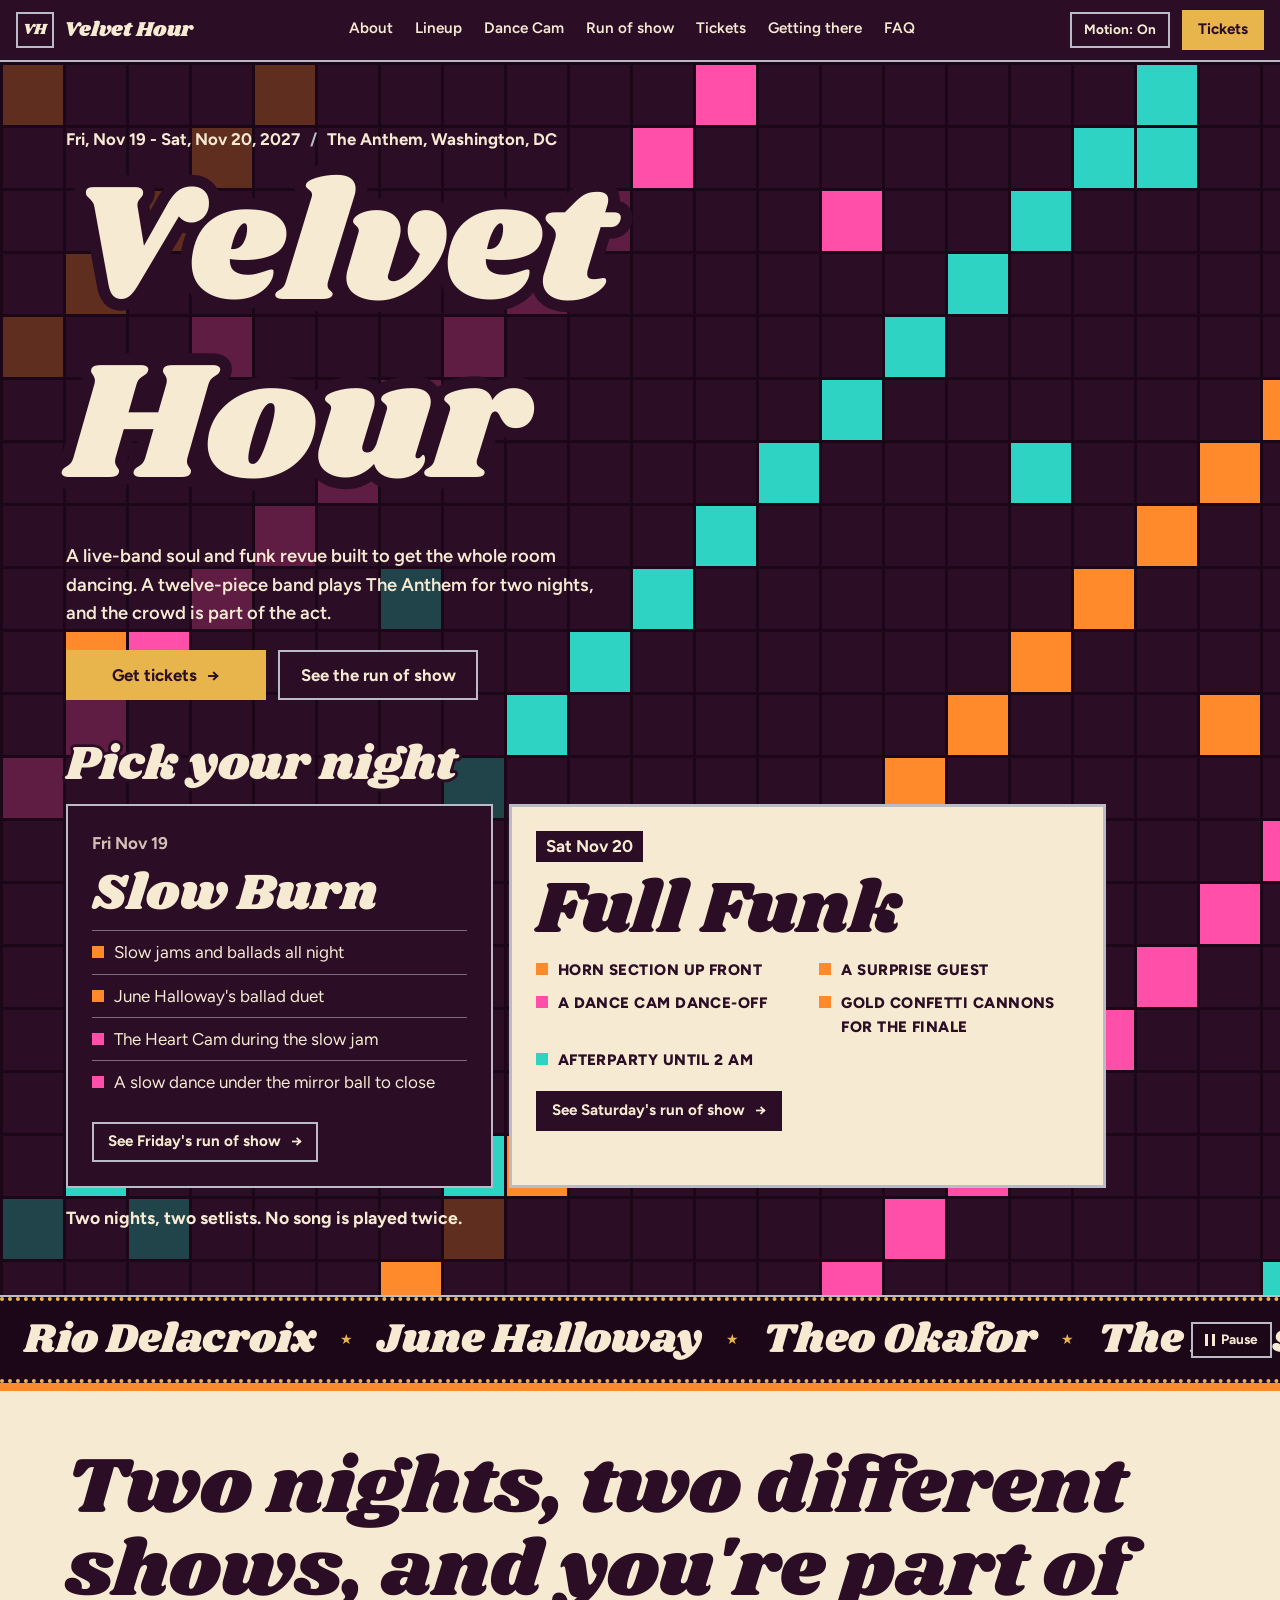
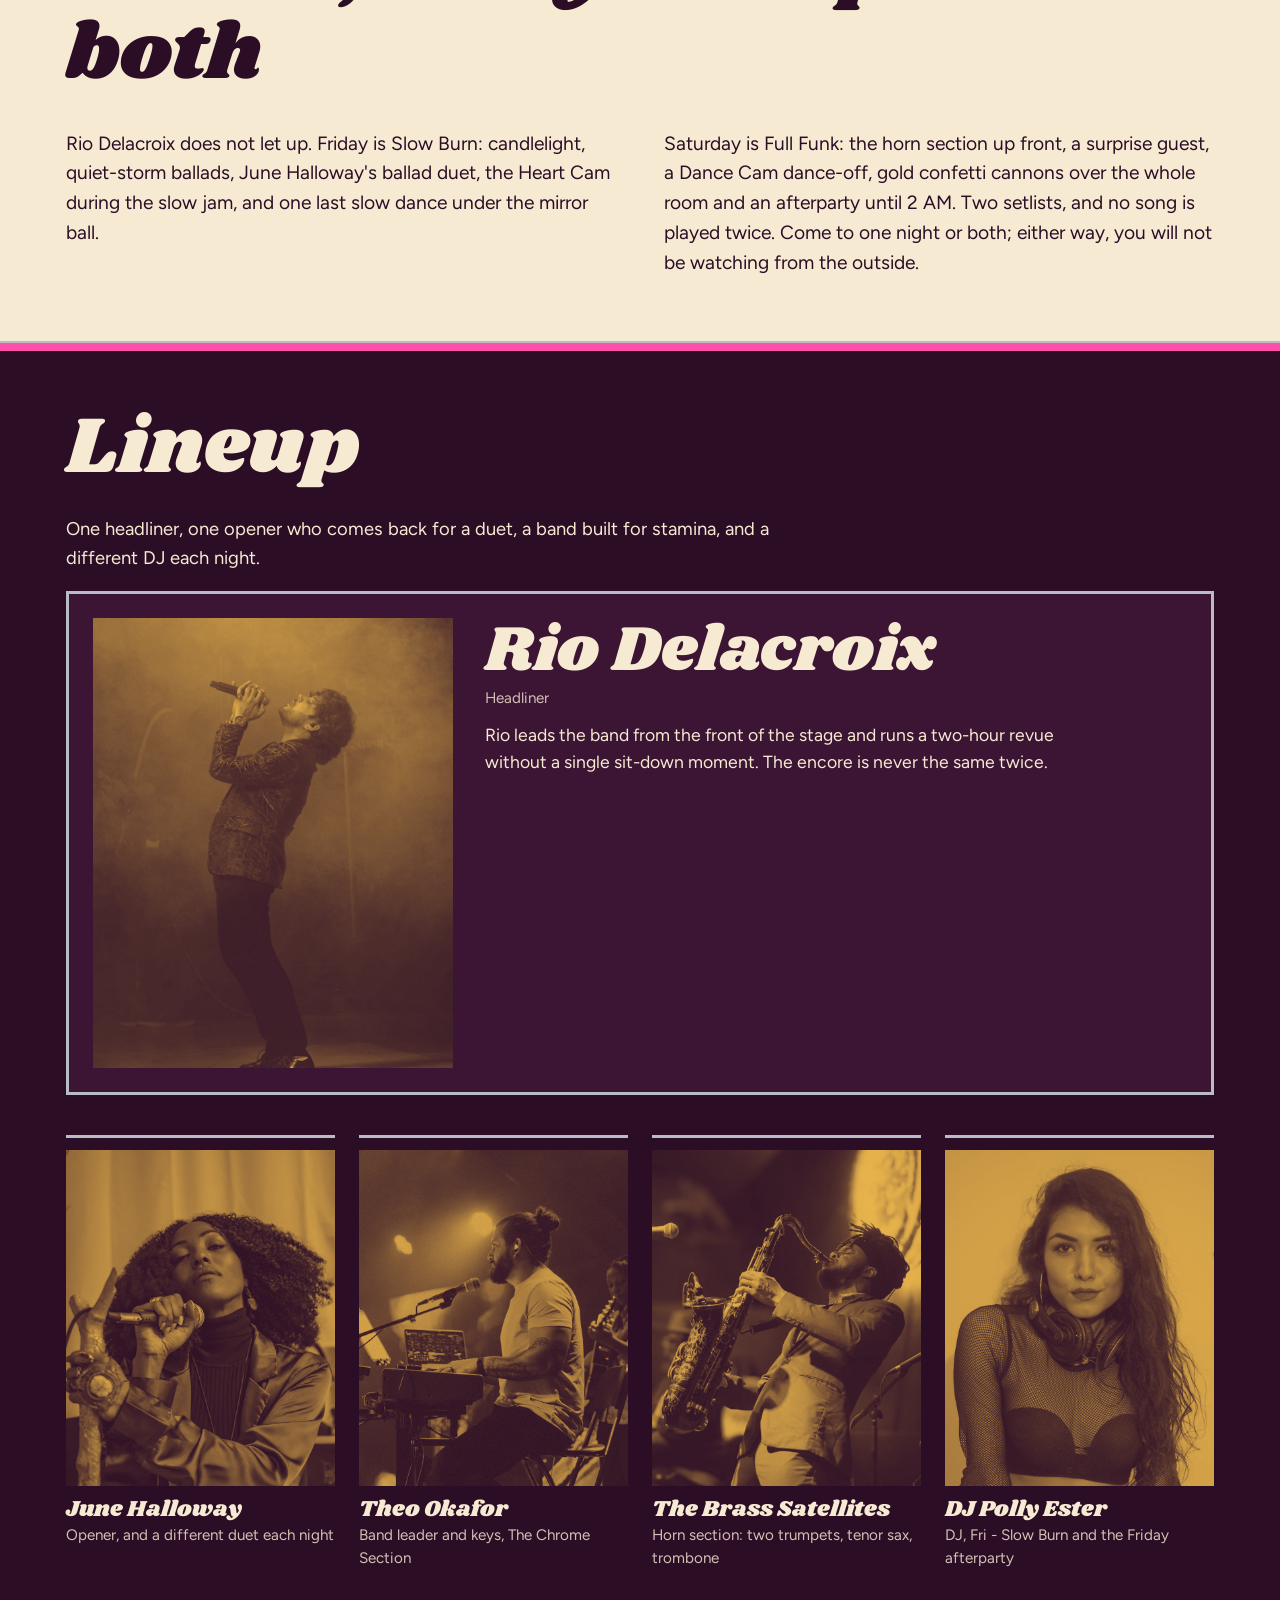
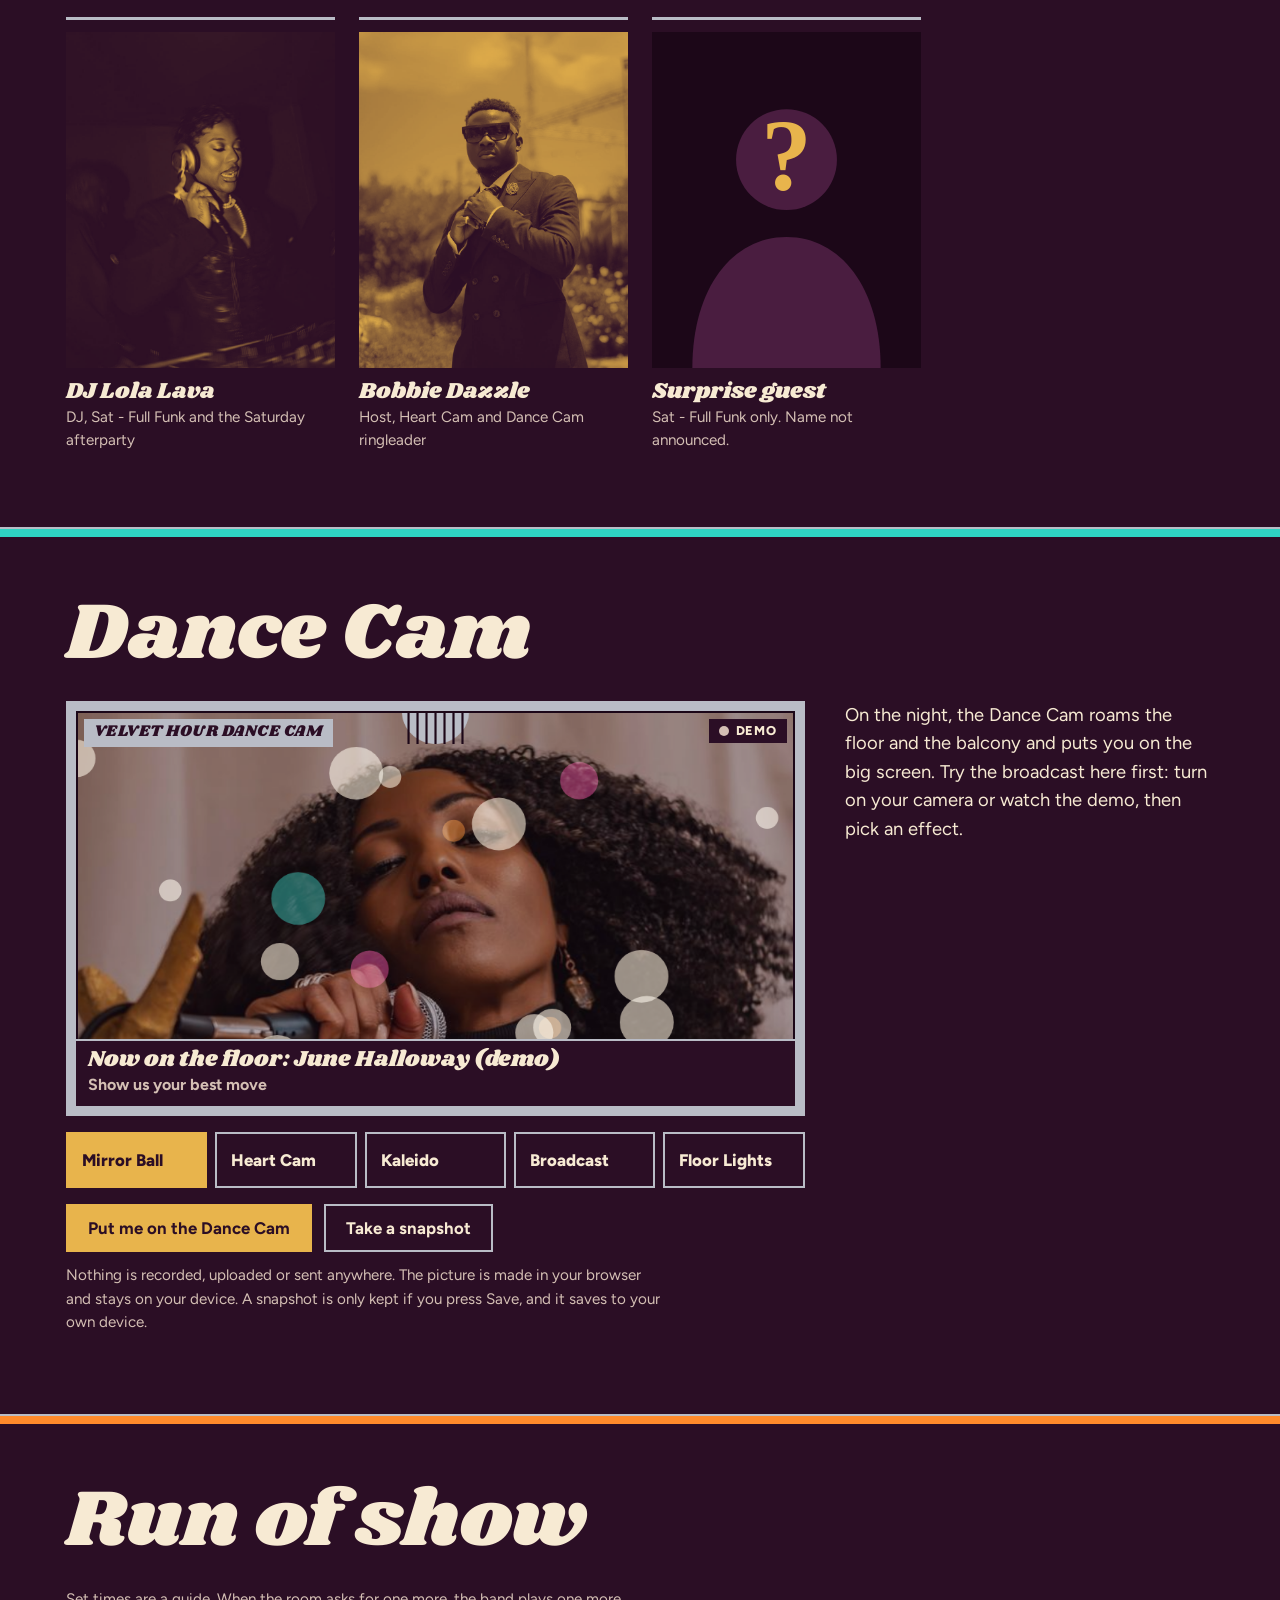
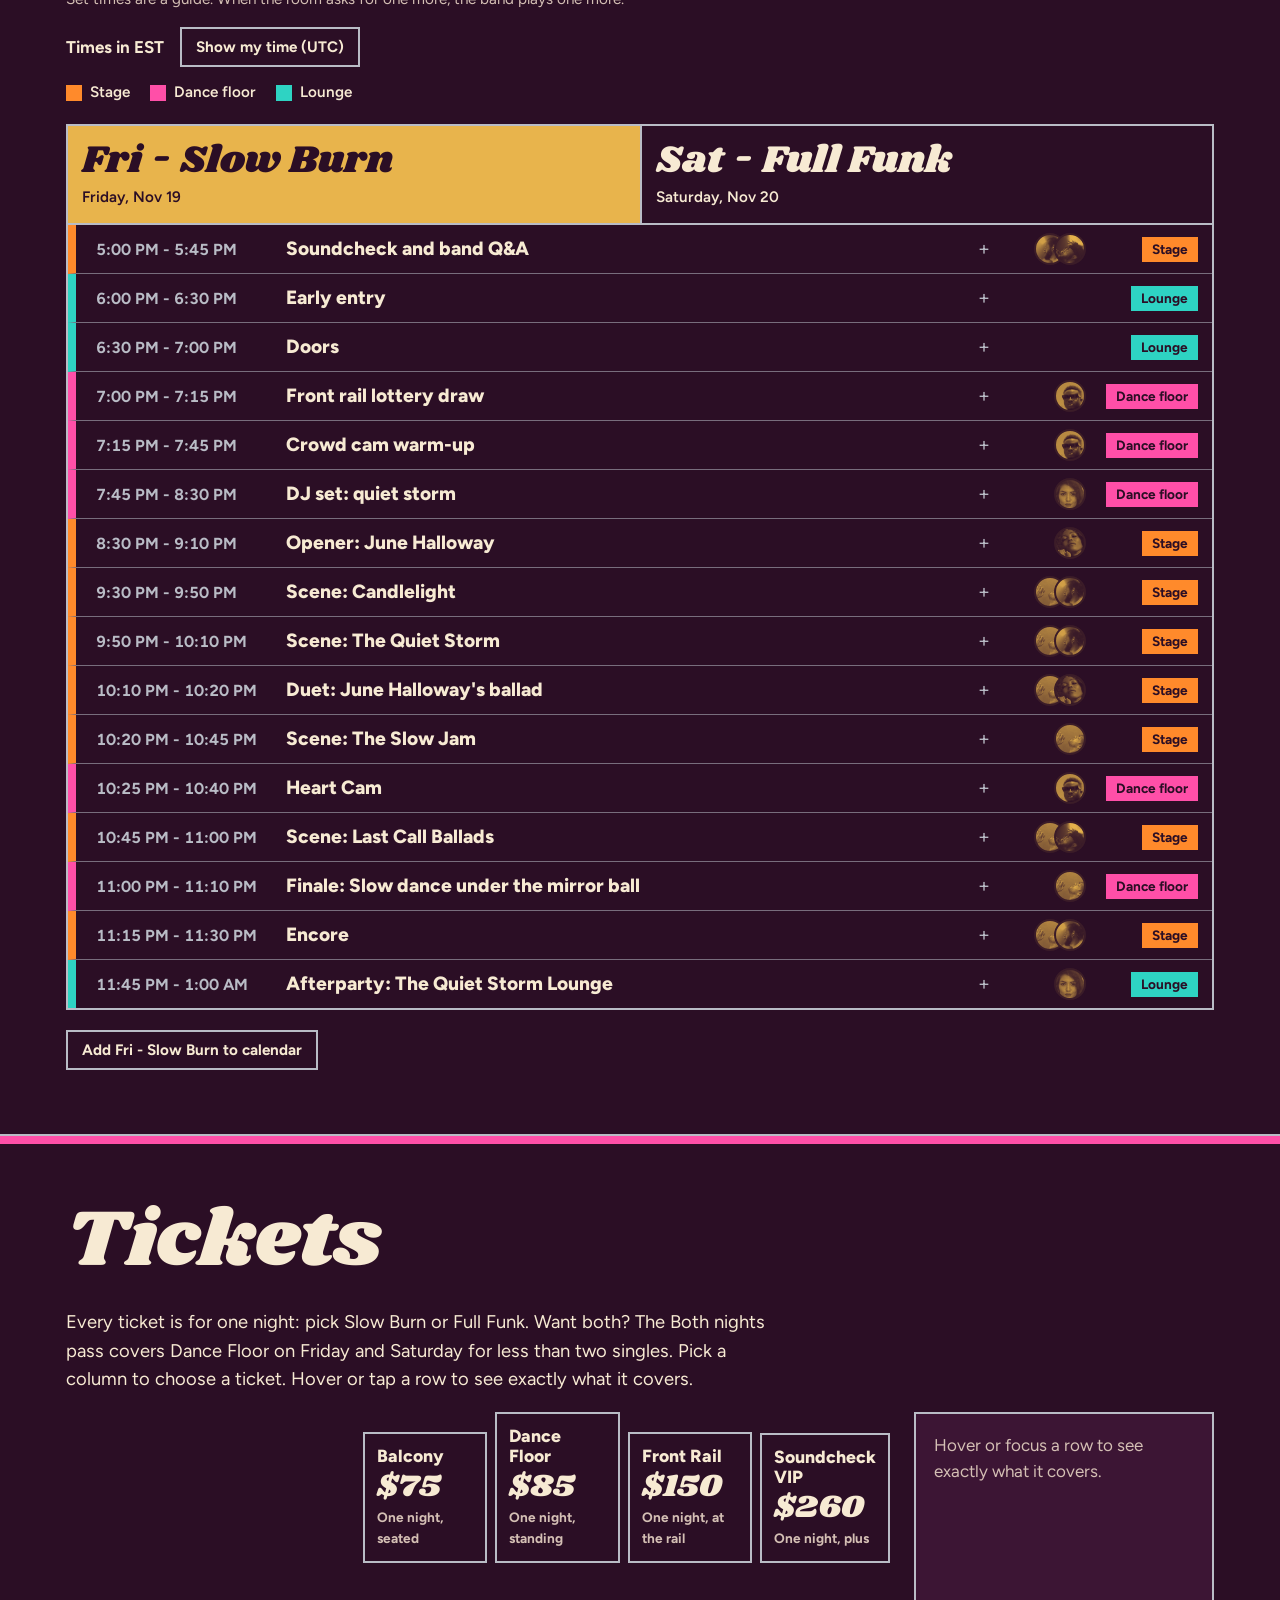
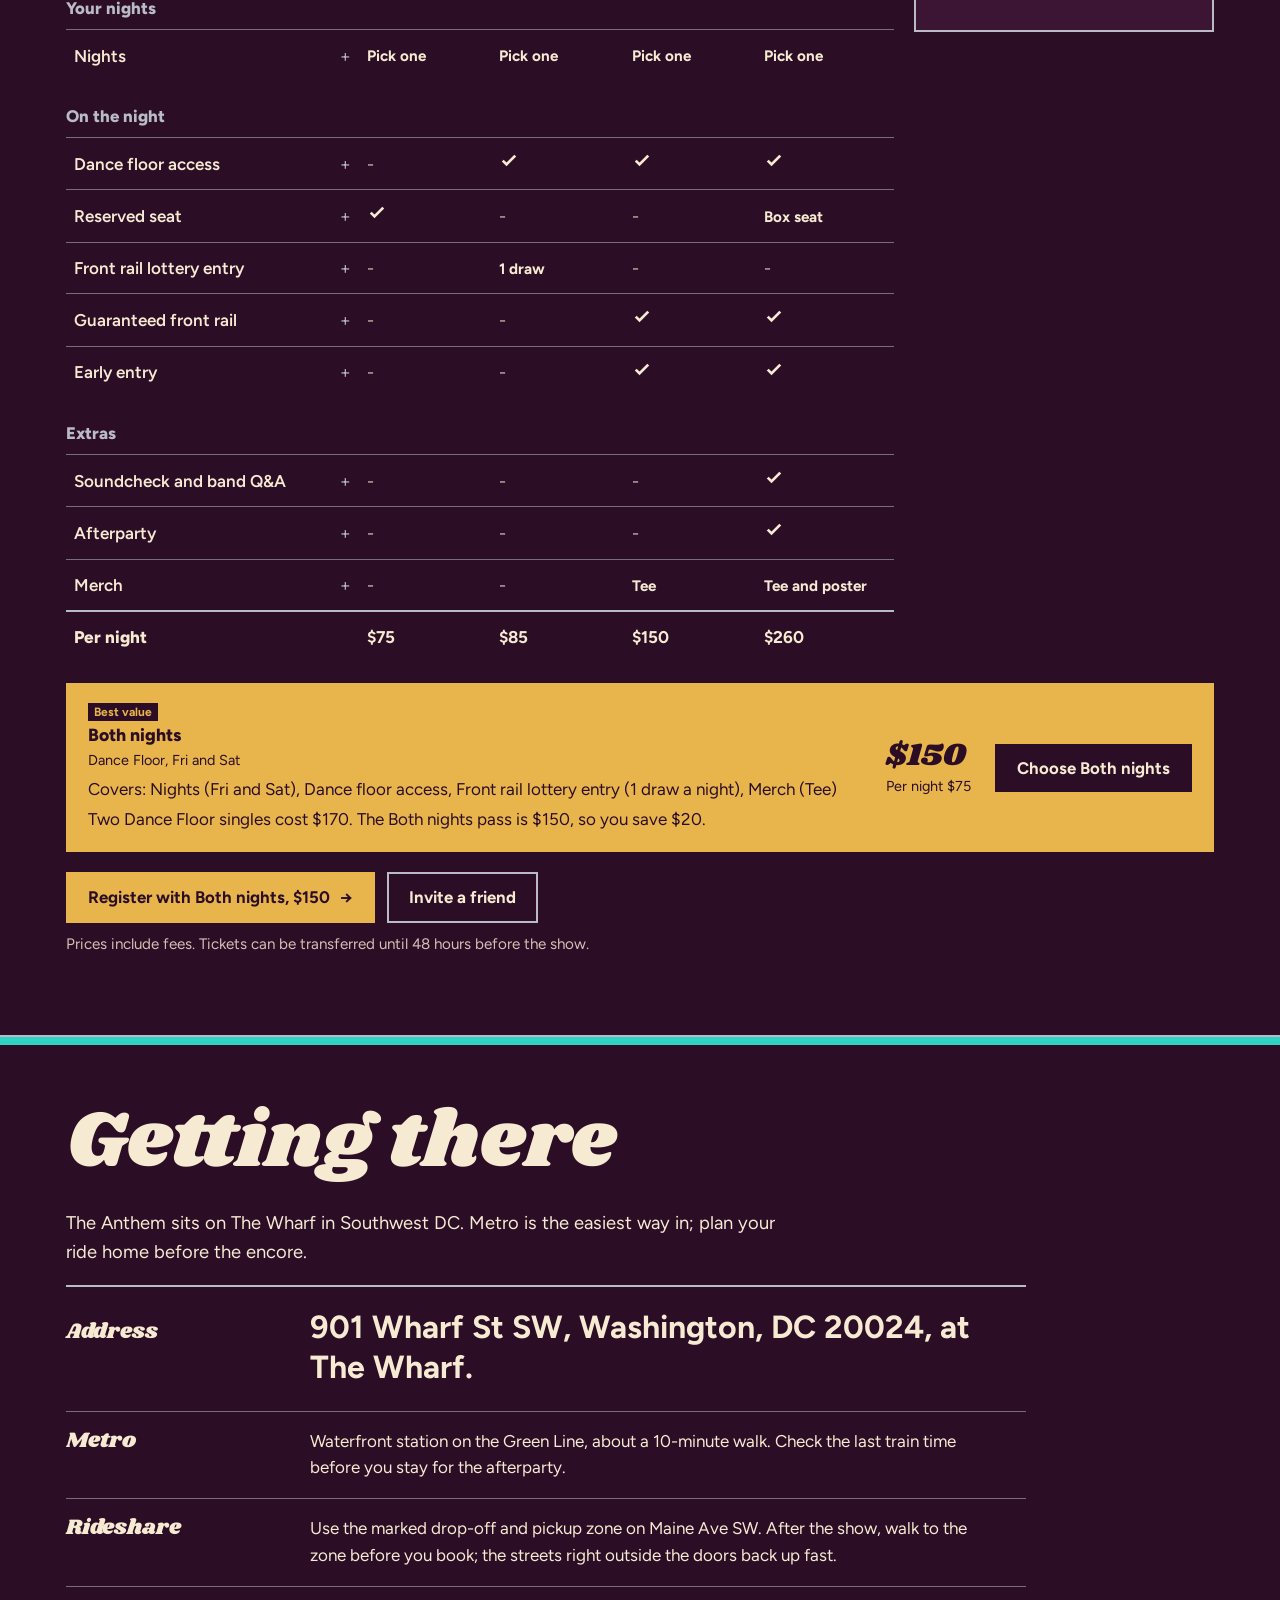
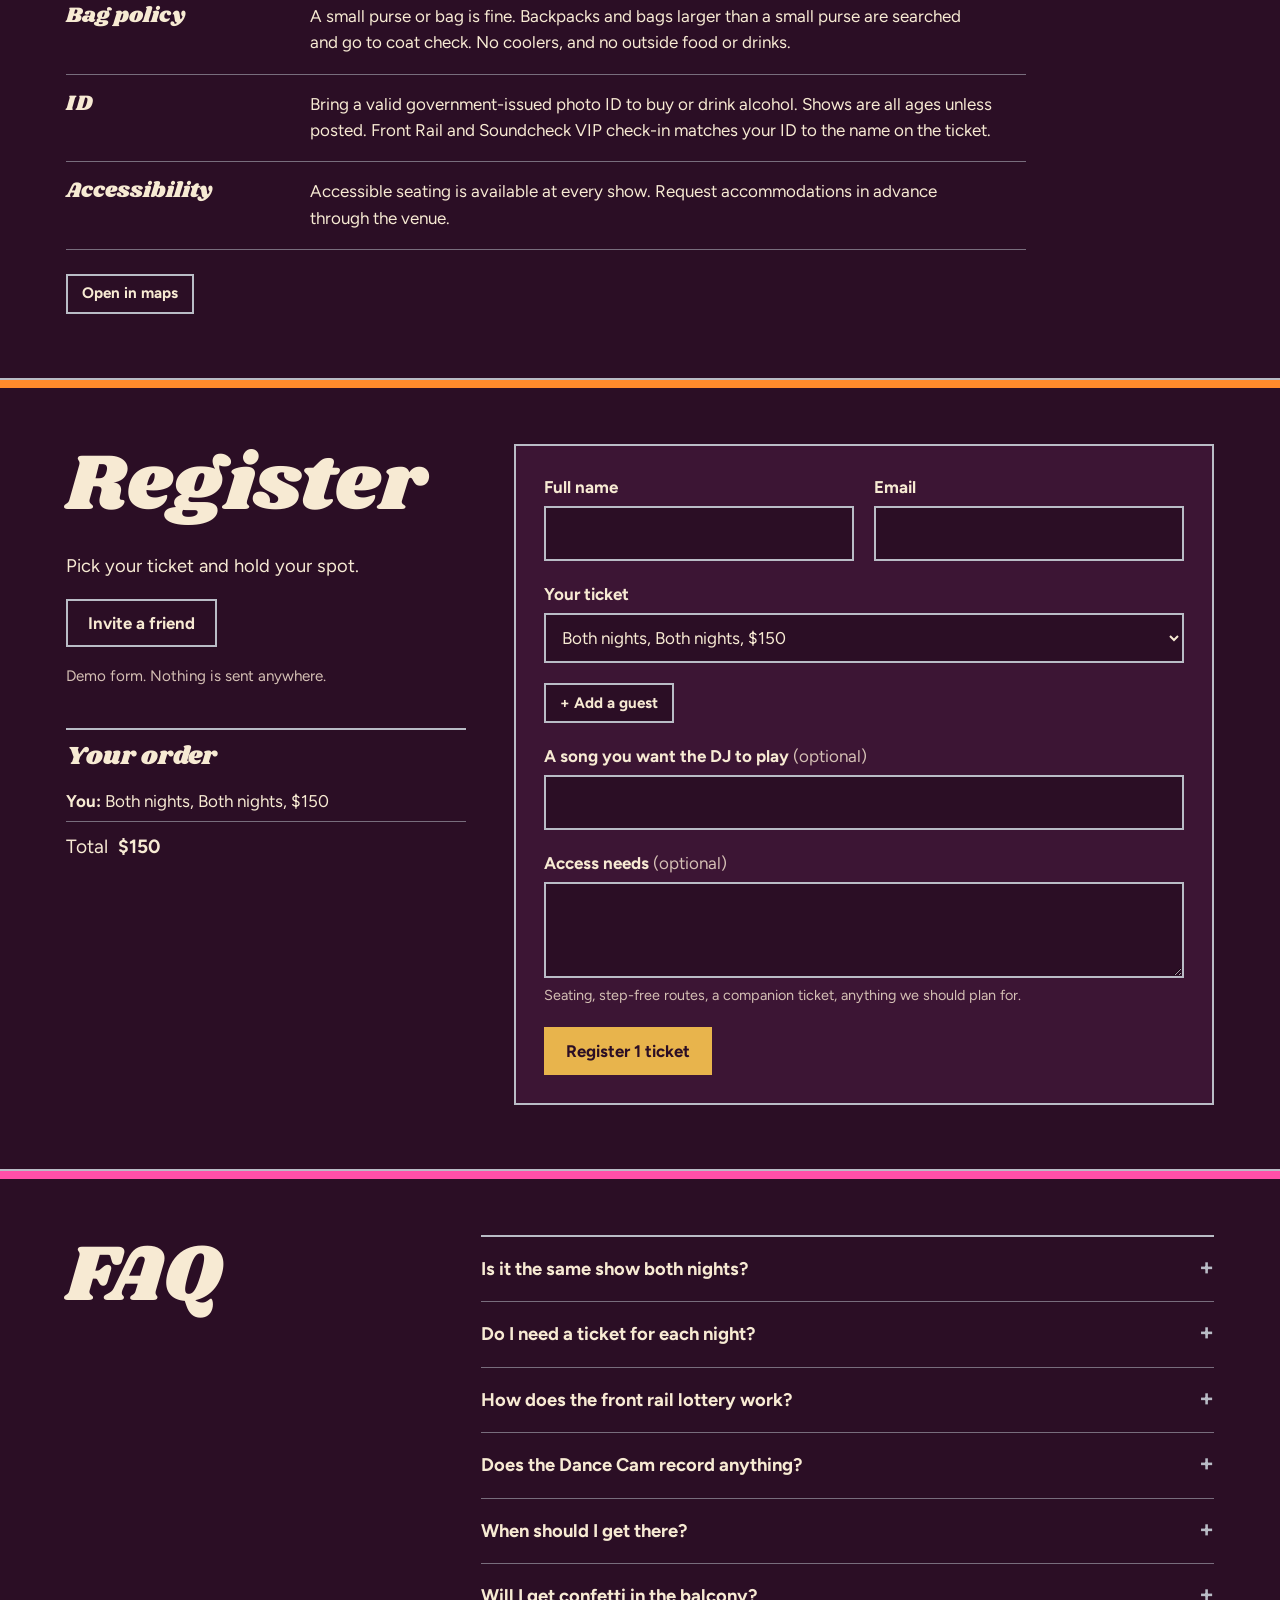
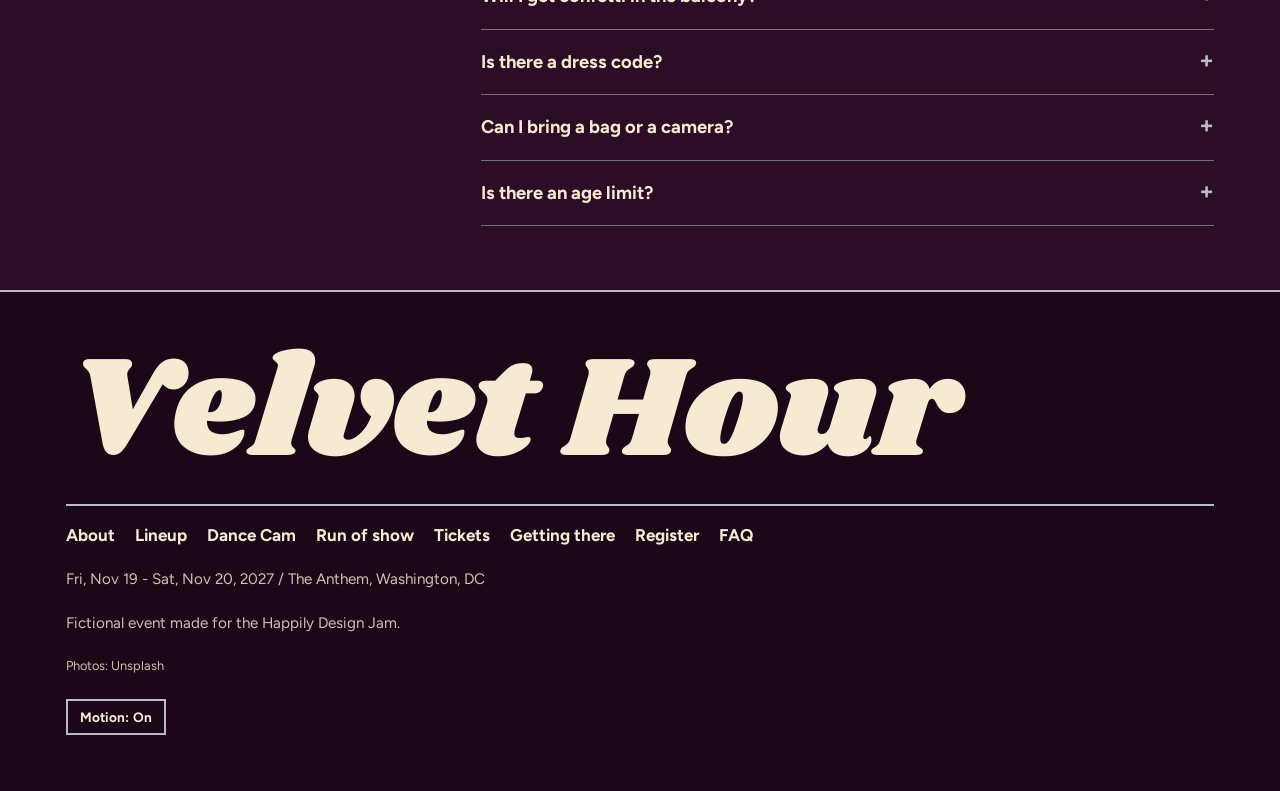
<file: index.html>
<!doctype html>
<html lang="en">
<head>
  <meta charset="utf-8">
  <meta name="viewport" content="width=device-width, initial-scale=1">
  <meta name="theme-color" content="#2b0e25">
  <title>Velvet Hour - A two-night soul and funk revue, Washington DC</title>
  <meta name="description" content="Two nights of live-band soul and funk at The Anthem on DC's Wharf: Slow Burn on Fri, Nov 19 and Full Funk on Sat, Nov 20, 2027. A fictional event for the Happily Design Jam.">
  <!-- Link preview card. Share crawlers need absolute URLs: these assume GitHub Pages at https://parkerjustinr.github.io/velvet-hour/ -->
  <meta property="og:type" content="website">
  <meta property="og:url" content="https://parkerjustinr.github.io/velvet-hour/">
  <meta property="og:title" content="Velvet Hour - A two-night soul and funk revue, Washington DC">
  <meta property="og:description" content="Two nights of live-band soul and funk at The Anthem on DC's Wharf: Slow Burn on Fri, Nov 19 and Full Funk on Sat, Nov 20, 2027. A fictional event for the Happily Design Jam.">
  <meta property="og:image" content="https://parkerjustinr.github.io/velvet-hour/img/og.jpg">
  <meta property="og:image:width" content="1200">
  <meta property="og:image:height" content="630">
  <meta property="og:image:alt" content="Velvet Hour title over a light-up dance floor in tangerine, magenta and teal">
  <meta name="twitter:card" content="summary_large_image">
  <!-- FONTS: Shrikhand (display) + Figtree (body). Keep one display face + one body face. -->
  <link rel="preconnect" href="https://fonts.googleapis.com">
  <link rel="preconnect" href="https://fonts.gstatic.com" crossorigin>
  <link href="https://fonts.googleapis.com/css2?family=Figtree:wght@400;600;700;800&family=Shrikhand&display=swap" rel="stylesheet">
  <link rel="stylesheet" href="styles.css">
  <!-- Motion is on by default. A saved "off" from the Motion toggle applies before the first paint. -->
  <script>try { if (localStorage.getItem("velvet-hour-motion") === "off") document.documentElement.classList.add("motion-off"); } catch (e) {}</script>
</head>
<body>
  <a class="skip-link" href="#main">Skip to main content</a>
  <!-- Warm duotone for lineup photos: plum shadows, gold highlights. -->
  <svg class="sr" aria-hidden="true" focusable="false" width="0" height="0">
    <filter id="duotone" color-interpolation-filters="sRGB">
      <feColorMatrix type="matrix" values="0.2126 0.7152 0.0722 0 0  0.2126 0.7152 0.0722 0 0  0.2126 0.7152 0.0722 0 0  0 0 0 1 0"/>
      <feComponentTransfer>
        <feFuncR type="linear" slope="0.741" intercept="0.169"/>
        <feFuncG type="linear" slope="0.651" intercept="0.055"/>
        <feFuncB type="linear" slope="0.153" intercept="0.145"/>
      </feComponentTransfer>
    </filter>
  </svg>
  <p class="notice" role="note" id="notice" hidden></p>

  <header class="site-header">
    <a class="brand" href="#top" id="brand"></a>
    <nav aria-label="Sections"><ul class="nav-list" id="nav"></ul></nav>
    <a class="btn btn-primary btn-small header-cta" href="#tickets" id="header-cta">Tickets</a>
  </header>

  <main id="main" tabindex="-1">
    <section class="hero" id="top" aria-labelledby="hero-title">
      <!-- HERO MOMENT: the one "slightly too much" element goes in #hero-moment. -->
      <div class="hero-moment" id="hero-moment" aria-hidden="true"></div>
      <div class="hero-inner" id="hero"></div>
    </section>
    <section class="marquee" id="marquee" aria-label="Performers"></section>
    <div id="sections"></div>
    <noscript><p class="wrap">This page loads its content with JavaScript. Please turn JavaScript on.</p></noscript>
  </main>

  <footer class="site-footer" id="footer"></footer>
  <script src="app.js" defer></script>
</body>
</html>
</file>
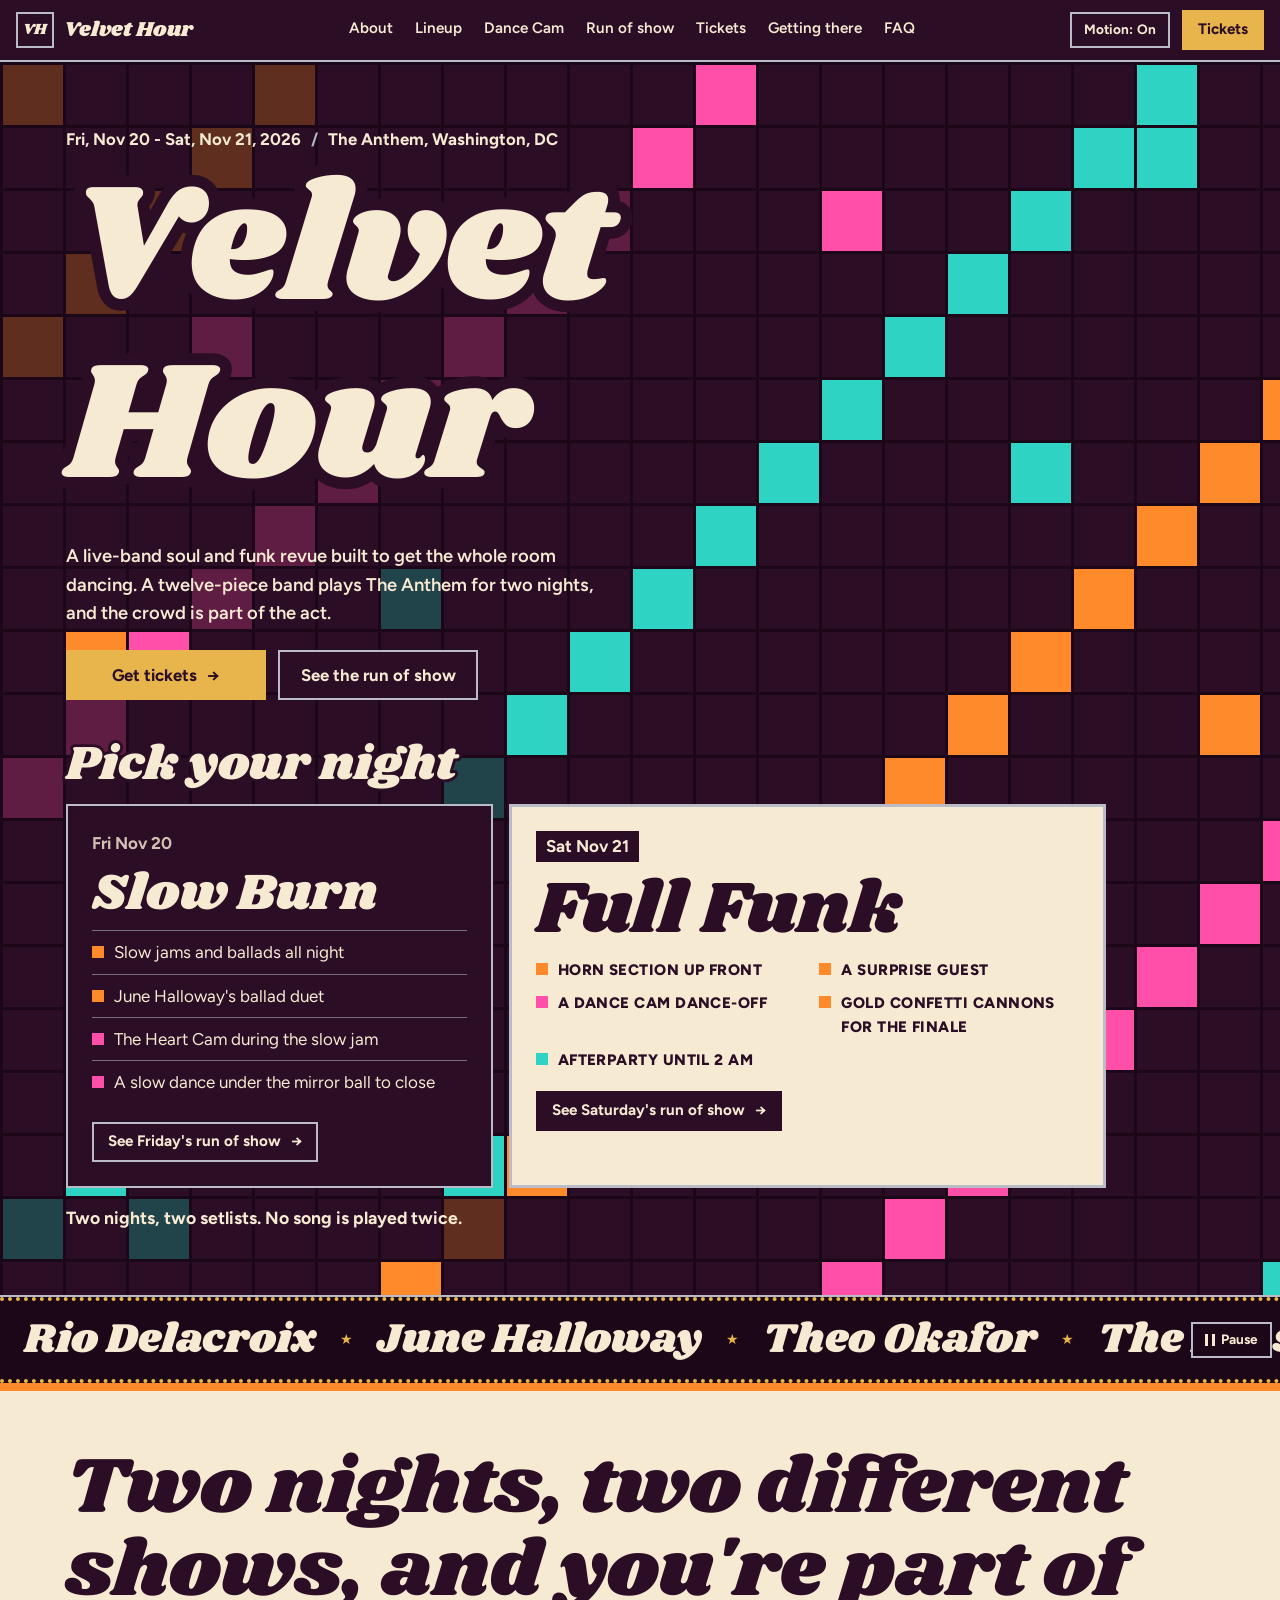
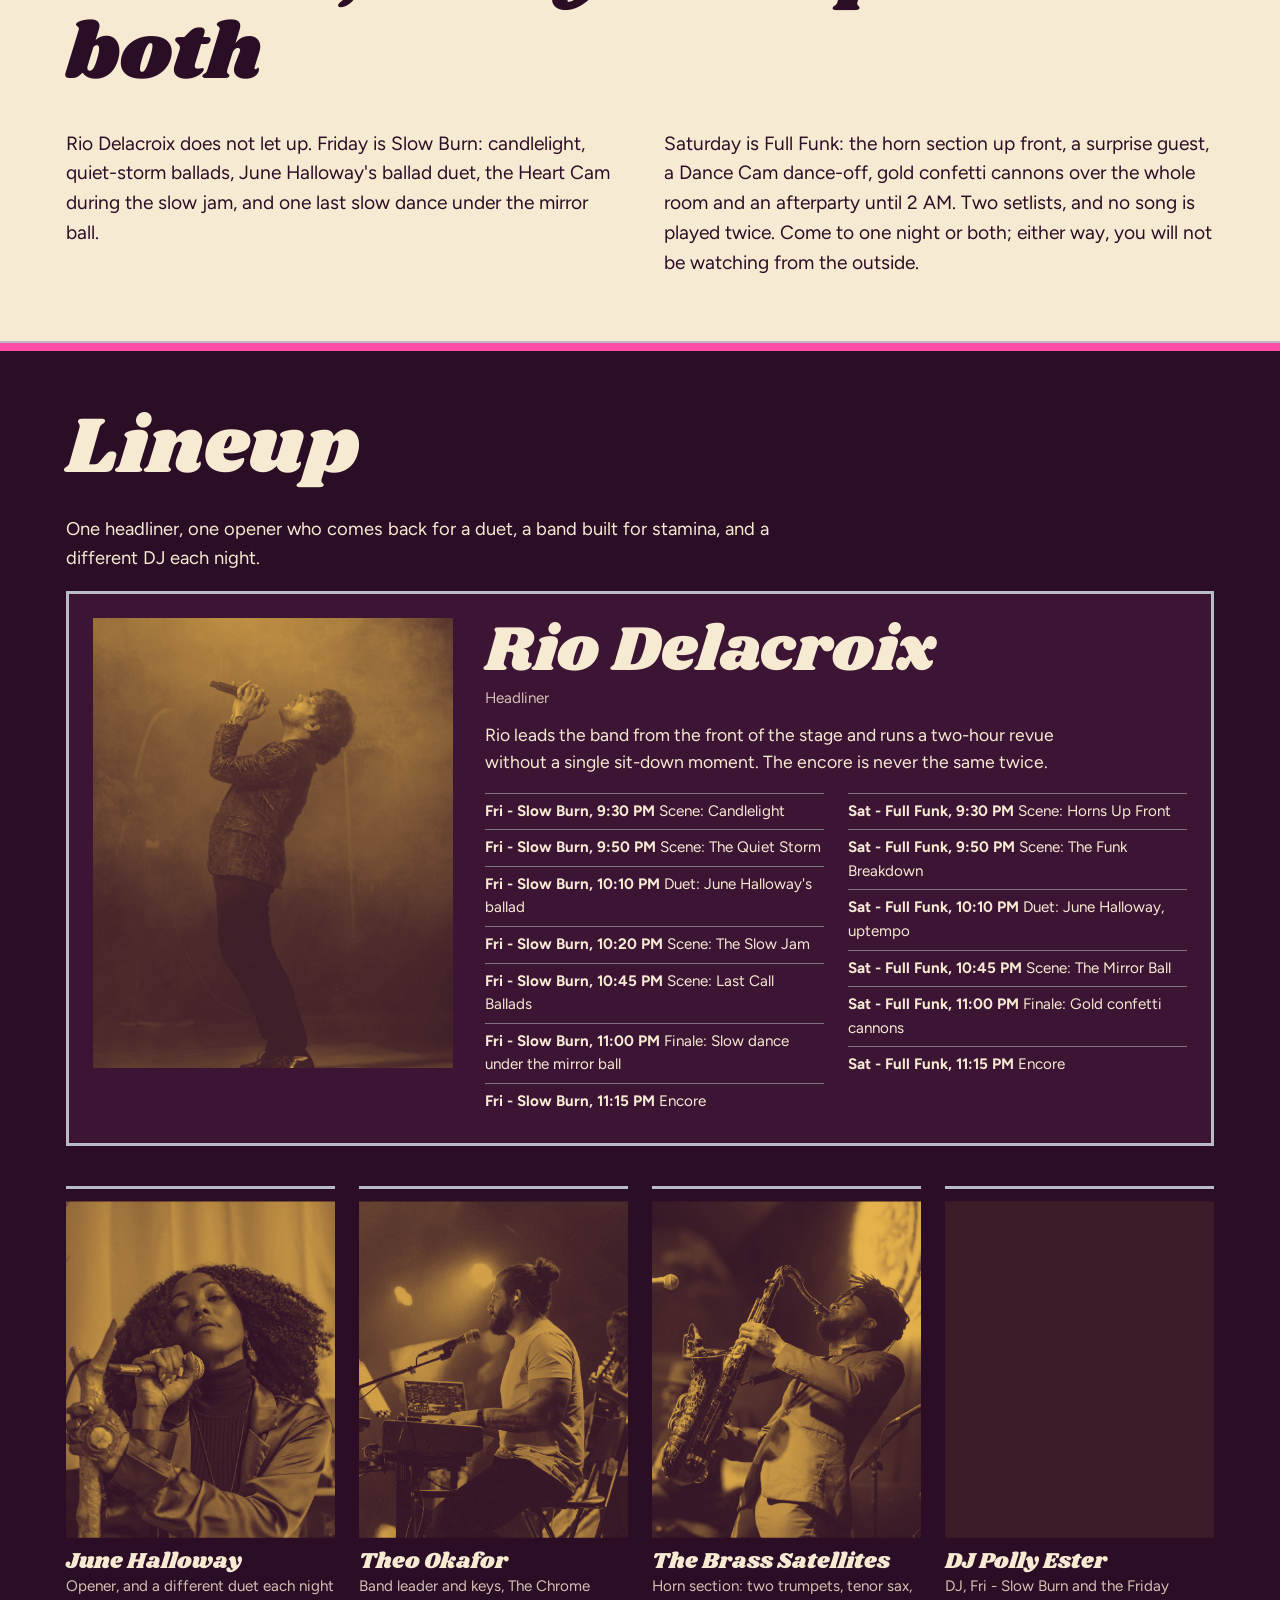
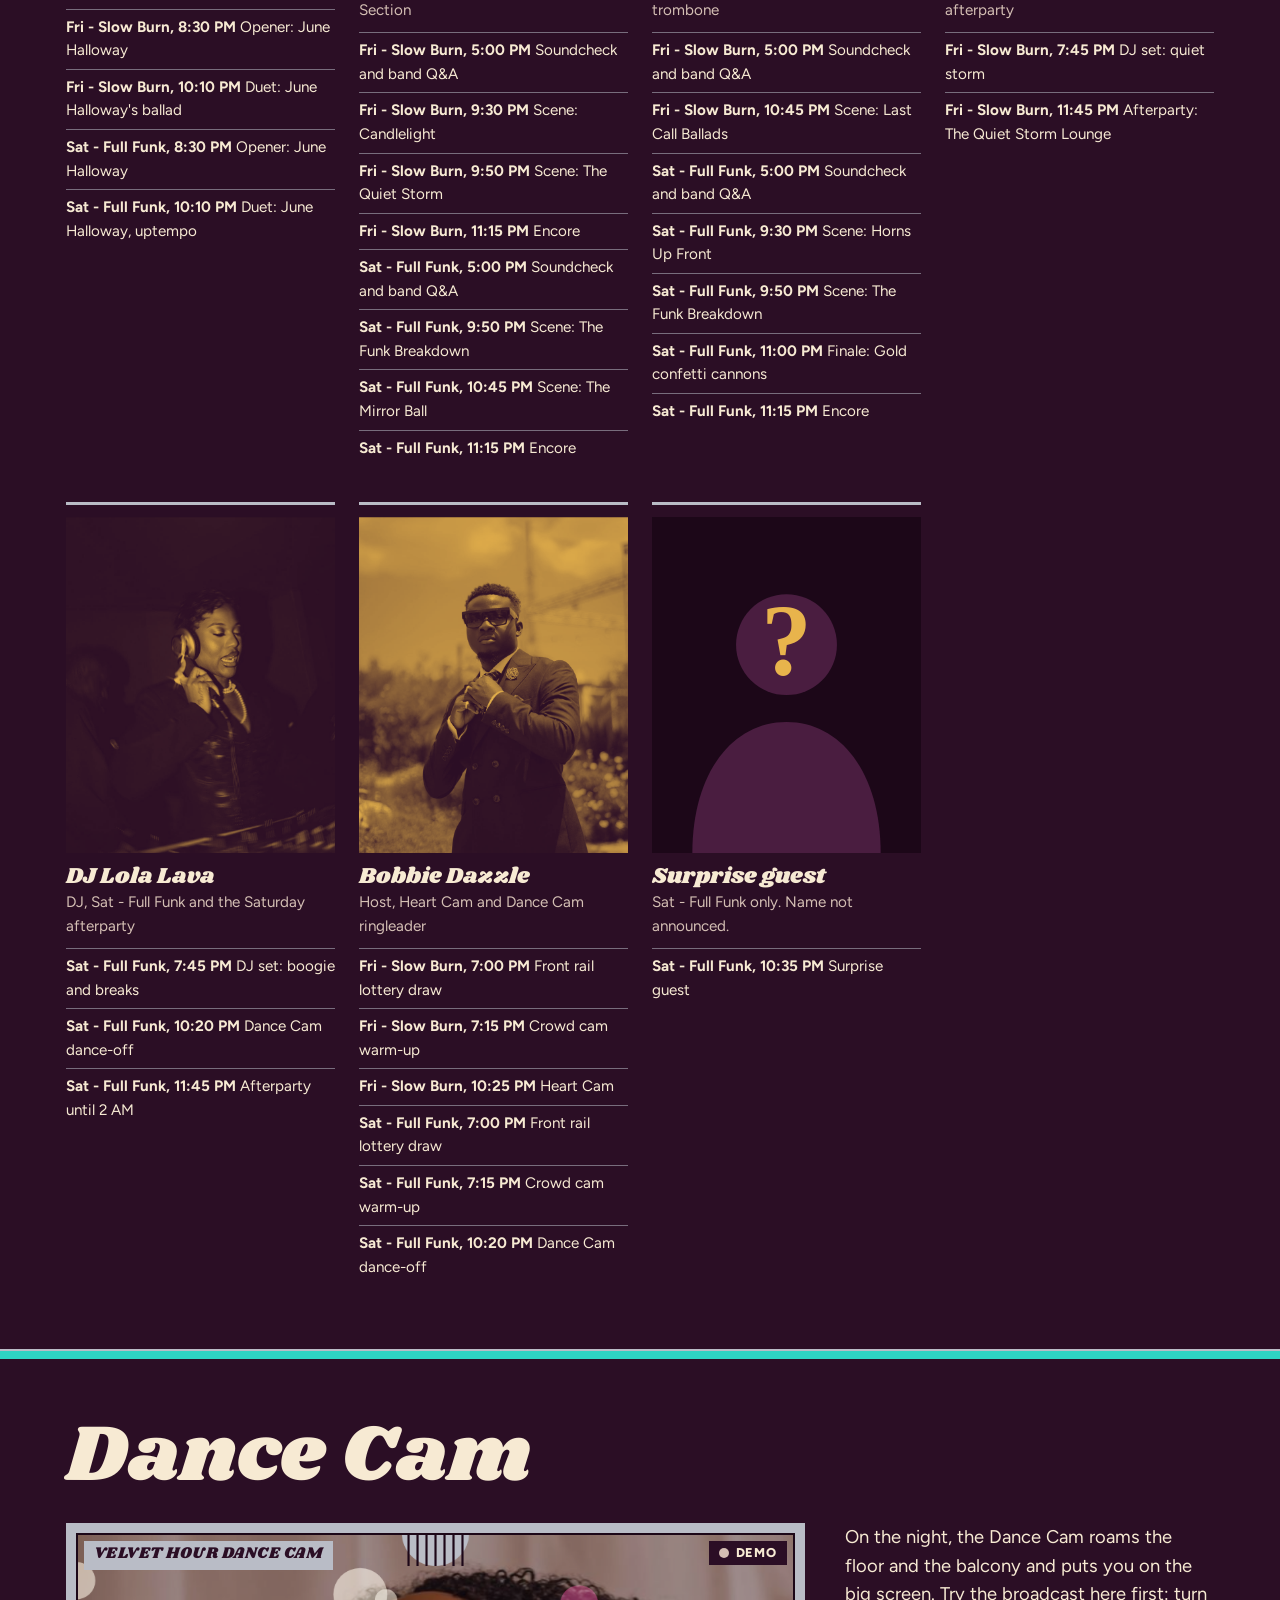
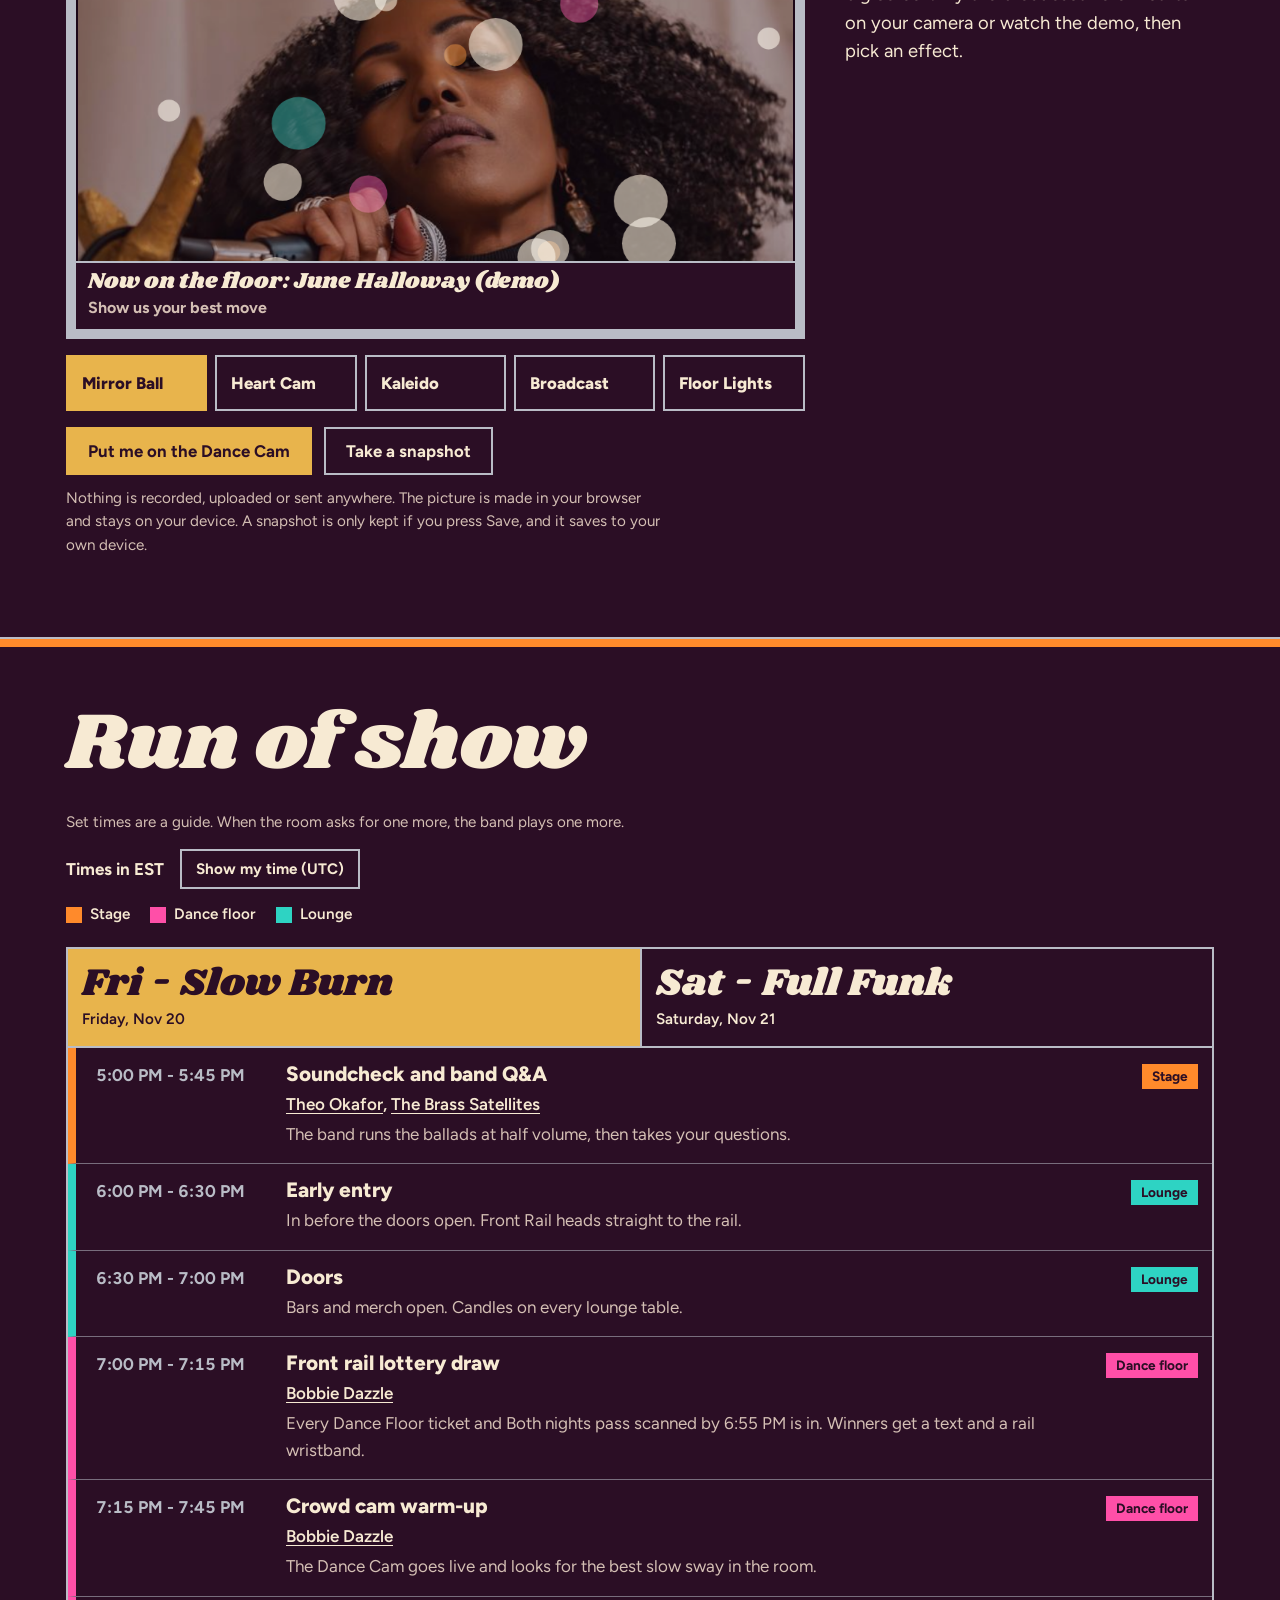
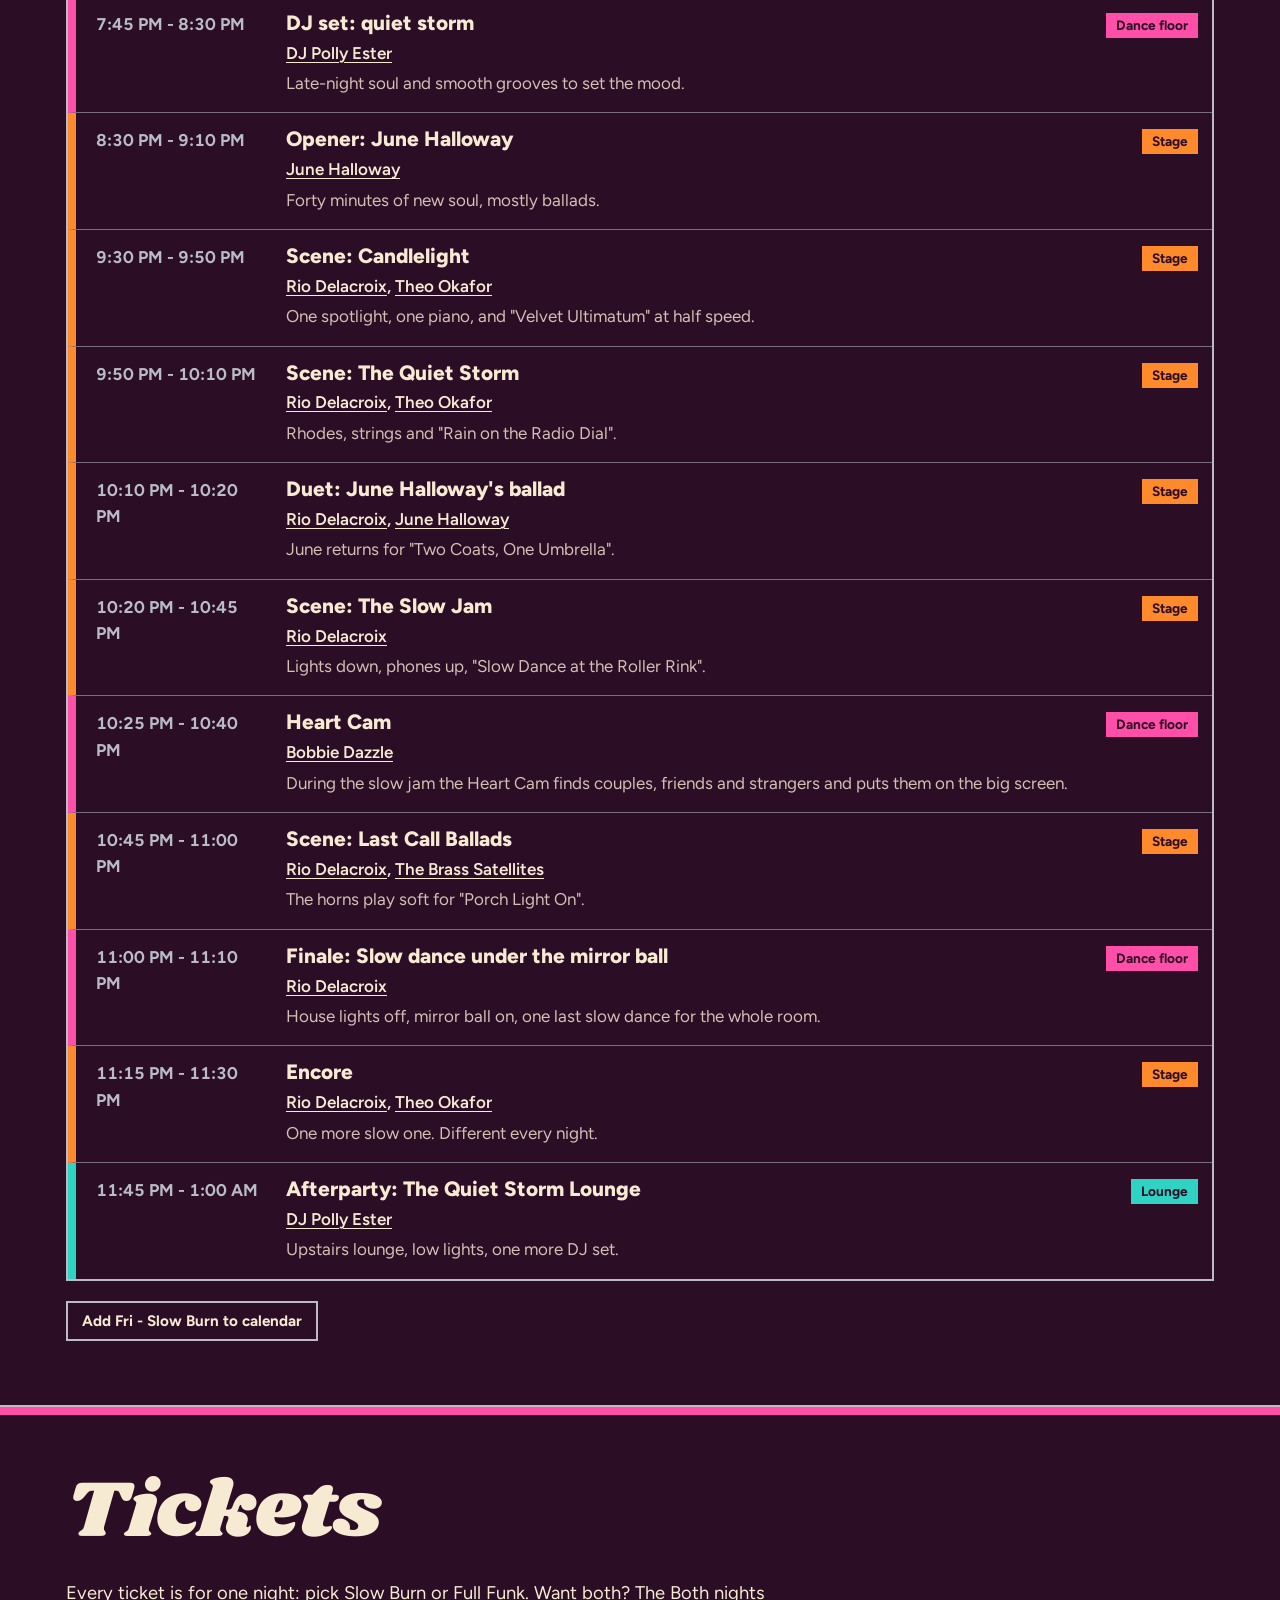
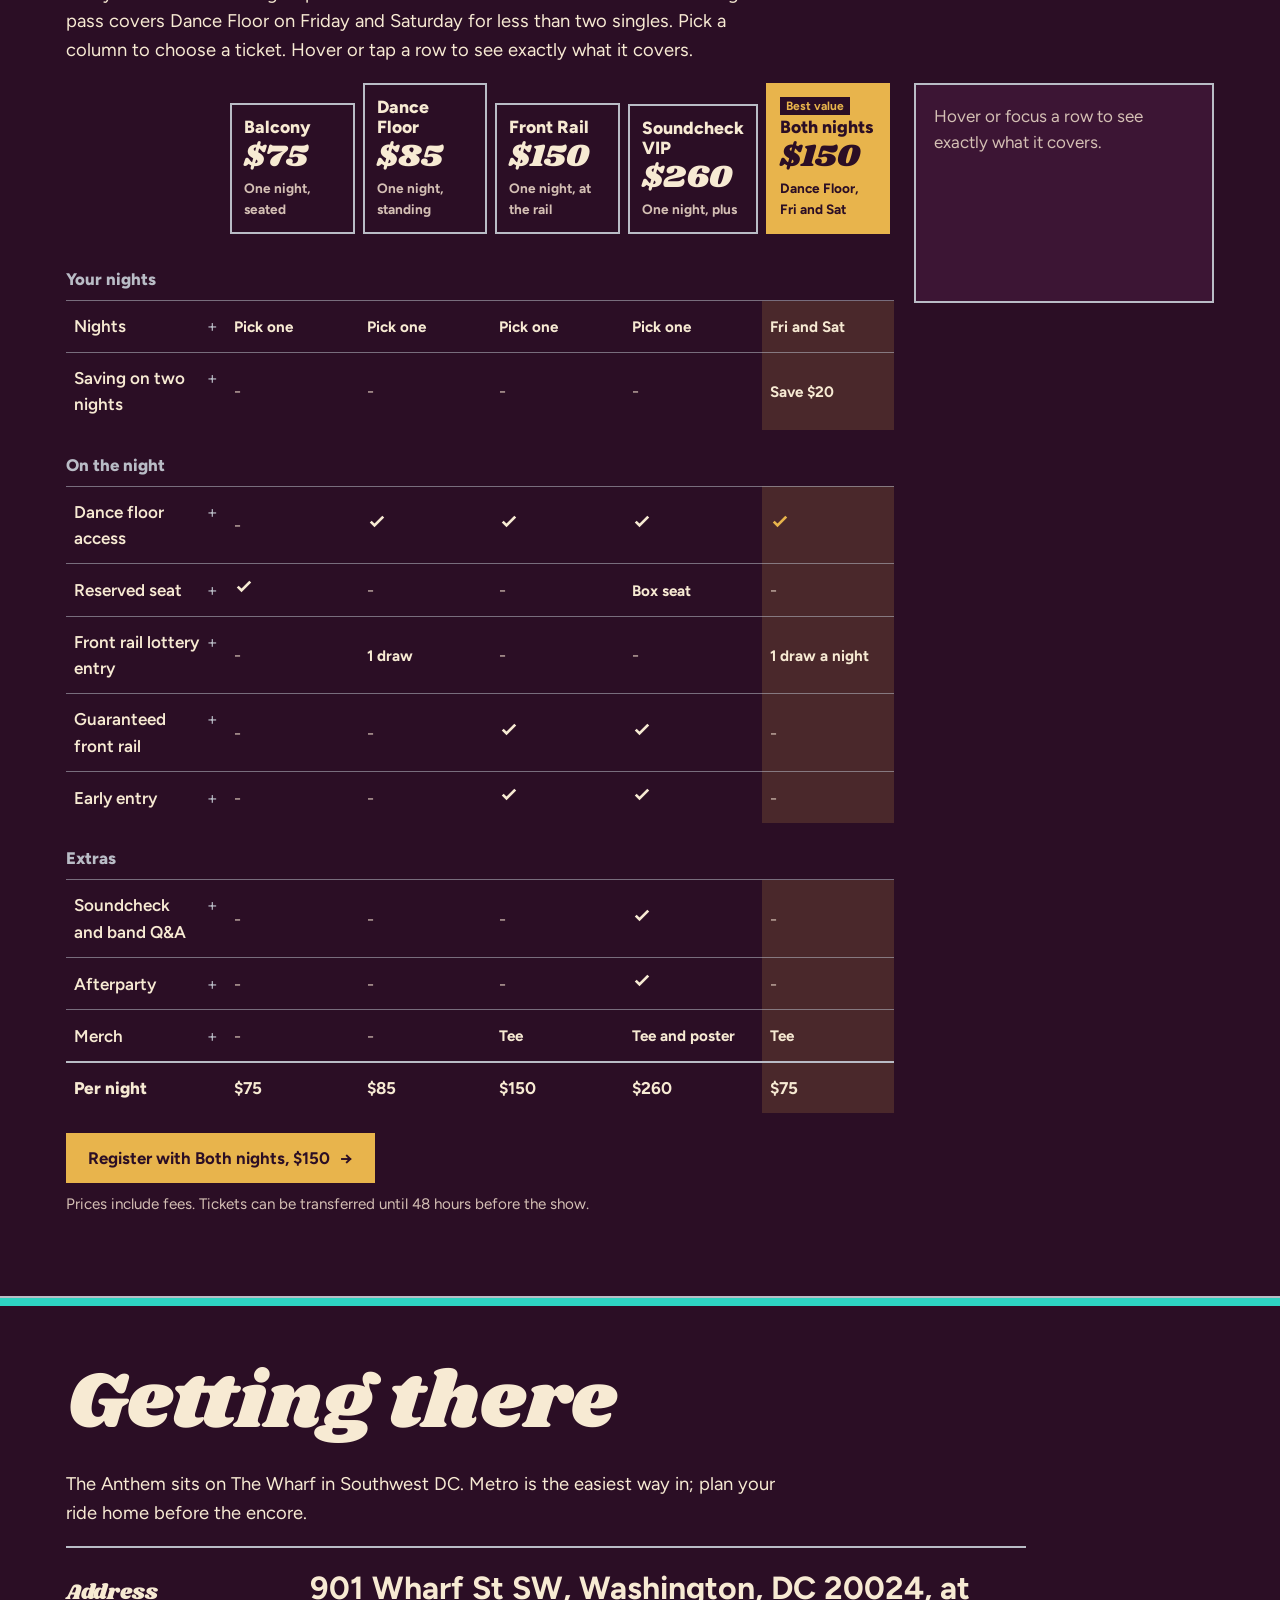
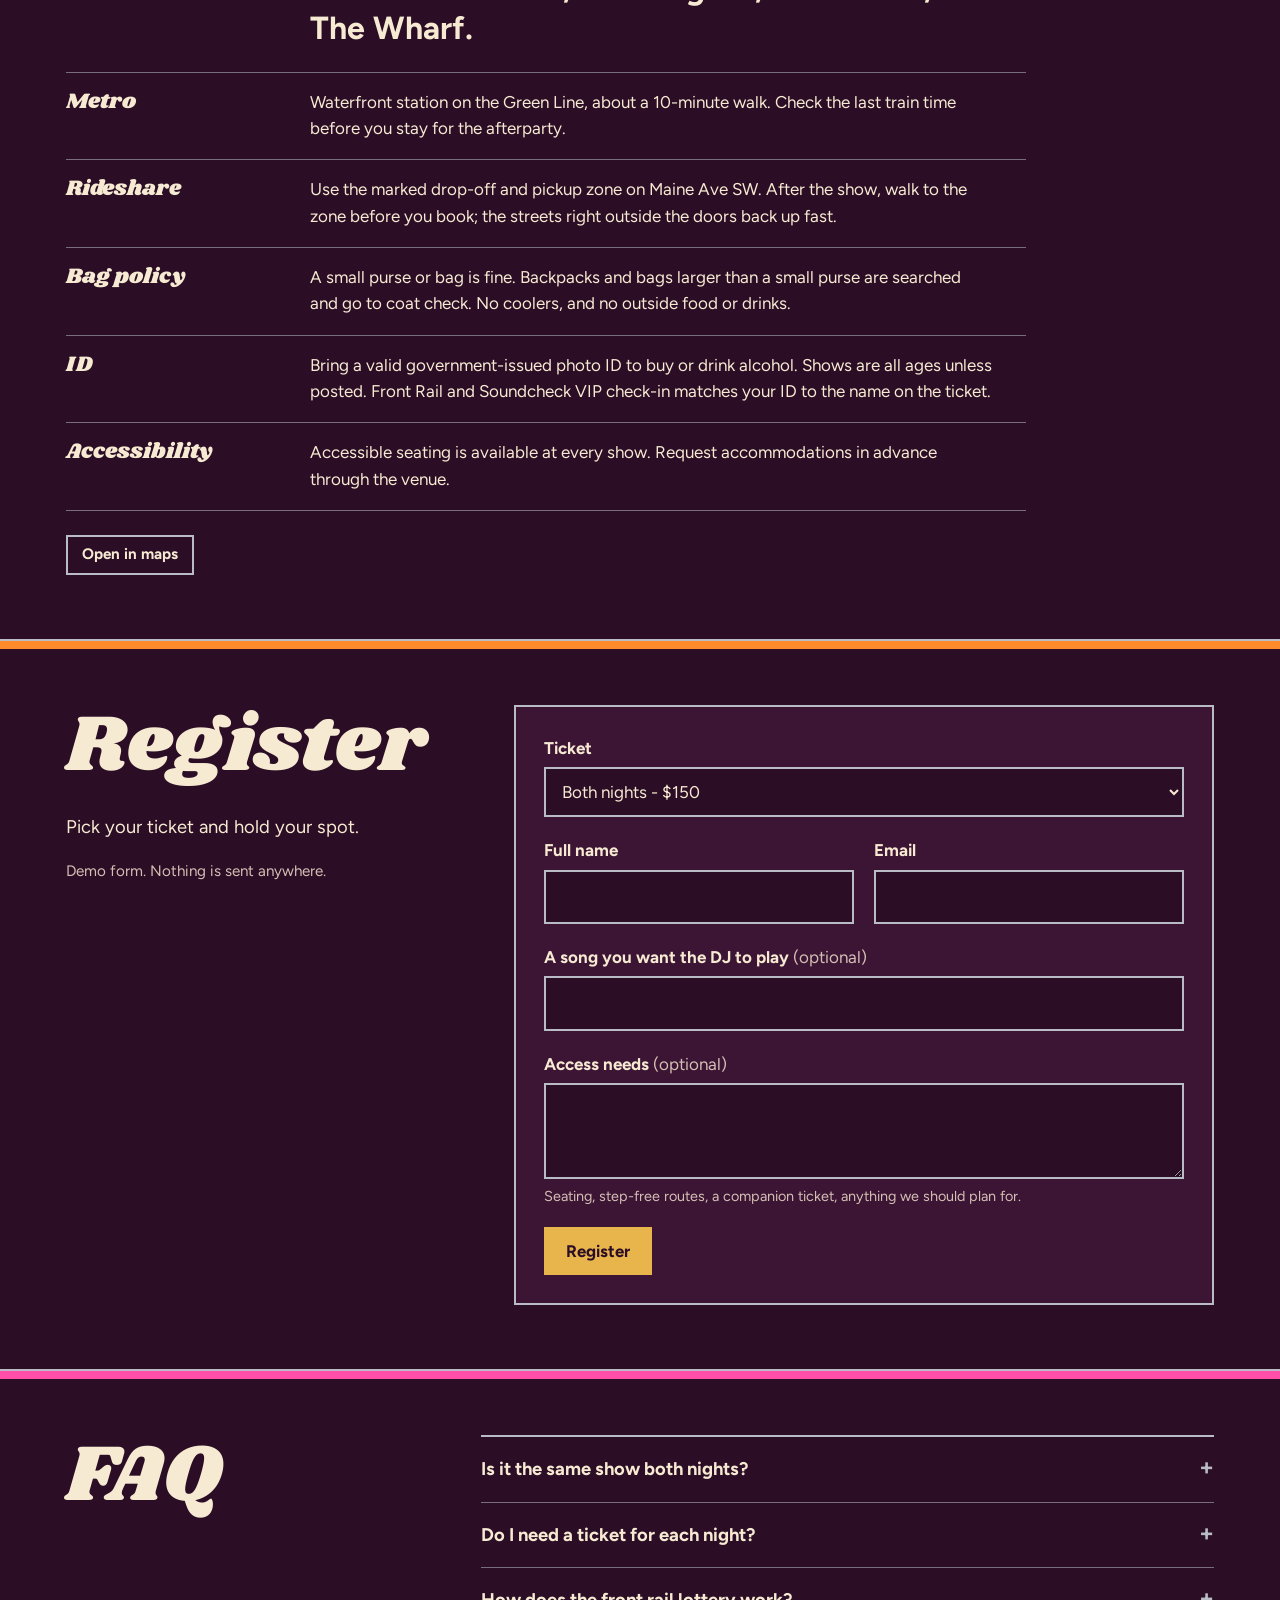
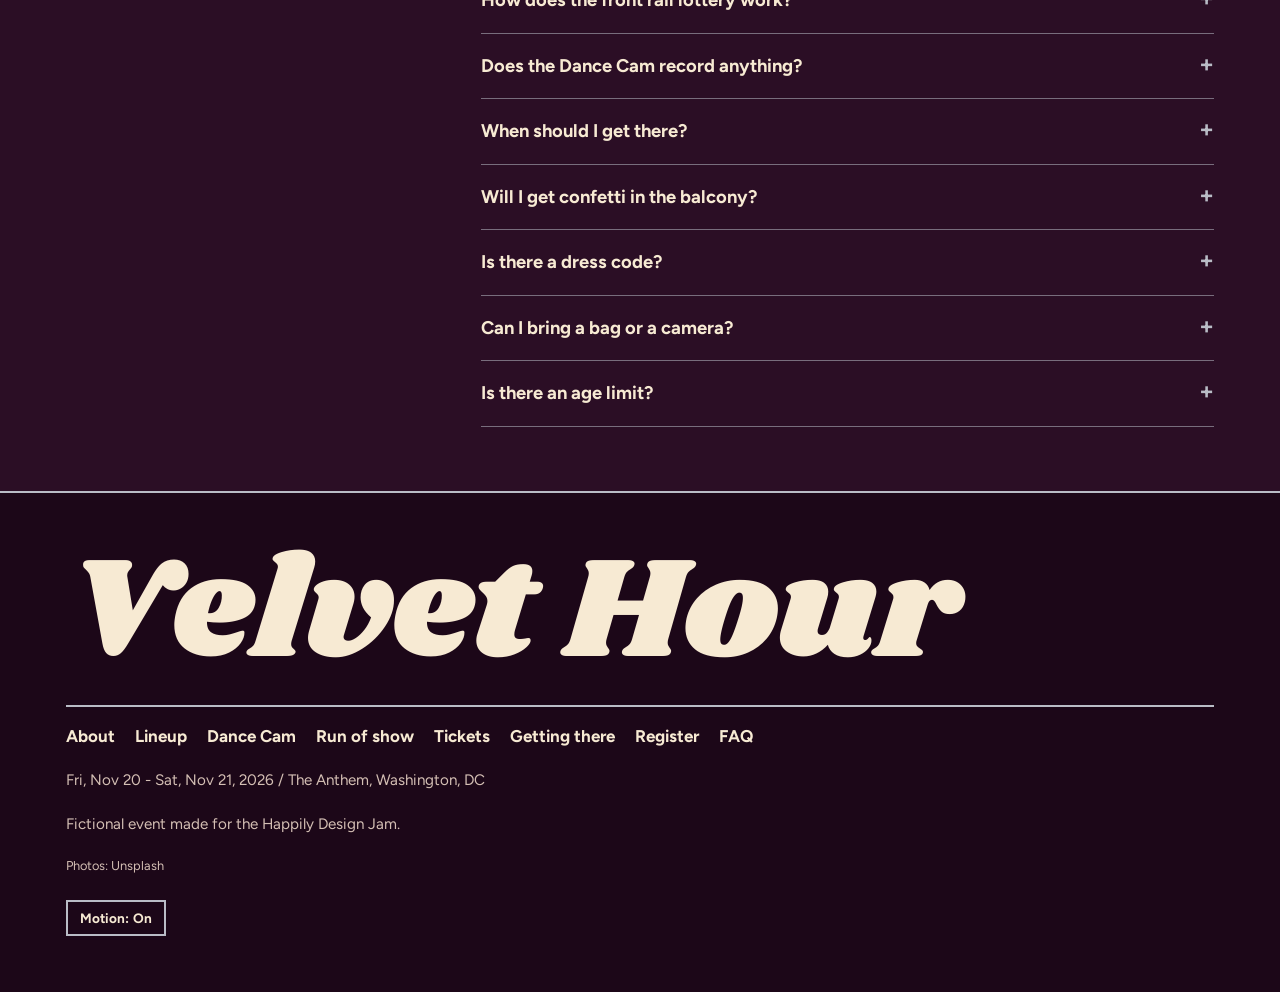
<file: jam-winner/index.html>
<!doctype html>
<html lang="en">
<head>
  <meta charset="utf-8">
  <meta name="viewport" content="width=device-width, initial-scale=1">
  <meta name="robots" content="noindex">
  <meta name="theme-color" content="#2b0e25">
  <title>Velvet Hour - A two-night soul and funk revue, Washington DC</title>
  <meta name="description" content="Two nights of live-band soul and funk at The Anthem on DC's Wharf: Slow Burn on Fri, Nov 20 and Full Funk on Sat, Nov 21, 2026. A fictional event for the Happily Design Jam.">
  <!-- Frozen snapshot of the judged Happily Design Jam version. Never edit anything inside jam-winner/. -->
  <!-- Link preview card. Share crawlers need absolute URLs: these assume GitHub Pages at https://parkerjustinr.github.io/velvet-hour/jam-winner/ -->
  <meta property="og:type" content="website">
  <meta property="og:url" content="https://parkerjustinr.github.io/velvet-hour/jam-winner/">
  <meta property="og:title" content="Velvet Hour - A two-night soul and funk revue, Washington DC">
  <meta property="og:description" content="Two nights of live-band soul and funk at The Anthem on DC's Wharf: Slow Burn on Fri, Nov 20 and Full Funk on Sat, Nov 21, 2026. A fictional event for the Happily Design Jam.">
  <meta property="og:image" content="https://parkerjustinr.github.io/velvet-hour/jam-winner/img/og.jpg">
  <meta property="og:image:width" content="1200">
  <meta property="og:image:height" content="630">
  <meta property="og:image:alt" content="Velvet Hour title over a light-up dance floor in tangerine, magenta and teal">
  <meta name="twitter:card" content="summary_large_image">
  <!-- FONTS: Shrikhand (display) + Figtree (body). Keep one display face + one body face. -->
  <link rel="preconnect" href="https://fonts.googleapis.com">
  <link rel="preconnect" href="https://fonts.gstatic.com" crossorigin>
  <link href="https://fonts.googleapis.com/css2?family=Figtree:wght@400;600;700;800&family=Shrikhand&display=swap" rel="stylesheet">
  <link rel="stylesheet" href="styles.css">
  <!-- Motion is on by default. A saved "off" from the Motion toggle applies before the first paint. -->
  <script>try { if (localStorage.getItem("velvet-hour-motion") === "off") document.documentElement.classList.add("motion-off"); } catch (e) {}</script>
</head>
<body>
  <a class="skip-link" href="#main">Skip to main content</a>
  <!-- Warm duotone for lineup photos: plum shadows, gold highlights. -->
  <svg class="sr" aria-hidden="true" focusable="false" width="0" height="0">
    <filter id="duotone" color-interpolation-filters="sRGB">
      <feColorMatrix type="matrix" values="0.2126 0.7152 0.0722 0 0  0.2126 0.7152 0.0722 0 0  0.2126 0.7152 0.0722 0 0  0 0 0 1 0"/>
      <feComponentTransfer>
        <feFuncR type="linear" slope="0.741" intercept="0.169"/>
        <feFuncG type="linear" slope="0.651" intercept="0.055"/>
        <feFuncB type="linear" slope="0.153" intercept="0.145"/>
      </feComponentTransfer>
    </filter>
  </svg>
  <p class="notice" role="note" id="notice" hidden></p>

  <header class="site-header">
    <a class="brand" href="#top" id="brand"></a>
    <nav aria-label="Sections"><ul class="nav-list" id="nav"></ul></nav>
    <a class="btn btn-primary btn-small header-cta" href="#tickets" id="header-cta">Tickets</a>
  </header>

  <main id="main" tabindex="-1">
    <section class="hero" id="top" aria-labelledby="hero-title">
      <!-- HERO MOMENT: the one "slightly too much" element goes in #hero-moment. -->
      <div class="hero-moment" id="hero-moment" aria-hidden="true"></div>
      <div class="hero-inner" id="hero"></div>
    </section>
    <section class="marquee" id="marquee" aria-label="Performers"></section>
    <div id="sections"></div>
    <noscript><p class="wrap">This page loads its content with JavaScript. Please turn JavaScript on.</p></noscript>
  </main>

  <footer class="site-footer" id="footer"></footer>
  <script src="app.js" defer></script>
</body>
</html>
</file>
<file: styles.css>
/* Velvet Hour styles. 1970s TV dance show: plum velvet, cream type, chrome rules, gold for your pick.
   Change the tokens in :root first. Everything else reads from them.
   Rules baked in: left-aligned text, flat buttons with hover/press feedback,
   one border level per element, no eyebrow labels, no decorative numbering,
   no gradients, no shadows. Color = meaning:
   tangerine = Stage, magenta = Dance floor, teal = Lounge (schedule, legend, dance floor, scene lights),
   gold = your pick or the main action, chrome = rules and frames, rose = errors. */

:root {
  /* Base */
  --bg: #2b0e25;           /* plum velvet */
  --bg-2: #3c1534;         /* raised panel */
  --bg-deep: #1c0718;      /* footer, floor grout */
  --fg: #f7ead3;           /* cream */
  --muted: #d4bfb4;
  --chrome: #b9bcc6;       /* rules, frames */
  --gold: #e8b44c;         /* primary action, selected ticket, selected tab */
  --on-gold: #2b0e25;
  --danger: #ff9b9b;       /* form errors */
  --accent: var(--gold);
  --on-accent: var(--on-gold);

  /* Lights: one per track, used the same way everywhere */
  --track-1: #ff8a2b;      /* Stage - tangerine */
  --track-2: #ff4fa8;      /* Dance floor - magenta */
  --track-3: #2ed3c3;      /* Lounge - teal */
  --on-track: #2b0e25;
  --focus: #f7ead3;

  /* Type: one display face with 70s character, one clean body face */
  --display: "Shrikhand", "Cooper Black", Georgia, serif;
  --body: "Figtree", "Helvetica Neue", Arial, sans-serif;

  --gutter: 16px;
  --max: 1180px;
  --rule: 2px solid var(--chrome);
  --hair: 1px solid color-mix(in srgb, var(--chrome) 55%, transparent);
  --radius: 0px;
  --cell: 44px;            /* dance floor square */
}
@media (min-width: 760px) { :root { --cell: 60px; } }

*, *::before, *::after { box-sizing: border-box; }
html { scroll-behavior: smooth; -webkit-text-size-adjust: 100%; }
html.motion-off { scroll-behavior: auto; }
.motion-off *, .motion-off *::before, .motion-off *::after { animation: none !important; transition: none !important; }
body { margin: 0; background: var(--bg); color: var(--fg); font-family: var(--body); font-size: 1.0625rem; line-height: 1.55; overflow-x: hidden; font-synthesis: none; }
img { max-width: 100%; display: block; }
a { color: inherit; }
h1, h2, h3 { margin: 0; font-family: var(--display); font-weight: 400; line-height: 1.05; }
p { margin: 0 0 1em; }
ul, ol, dl, dd { margin: 0; padding: 0; list-style: none; }
.wrap { max-width: var(--max); margin: 0 auto; padding: 0 var(--gutter); }
.sr { position: absolute !important; width: 1px; height: 1px; overflow: hidden; clip: rect(0 0 0 0); white-space: nowrap; }

/* ---------- focus + skip ---------- */
:focus-visible { outline: 3px solid var(--focus); outline-offset: 3px; }
.skip-link { position: absolute; left: var(--gutter); top: -100px; z-index: 200; background: var(--fg); color: var(--bg); padding: 12px 16px; font-weight: 700; text-decoration: none; }
.skip-link:focus { top: var(--gutter); }
main:focus { outline: none; }

/* ---------- notice + placeholder tag ---------- */
.notice { margin: 0; background: var(--bg-deep); color: var(--muted); font-size: 0.9rem; font-weight: 600; padding: 8px var(--gutter); }
.notice.is-error { background: var(--danger); color: var(--bg); }
.ph { display: inline-block; font-family: var(--body); font-size: 0.7rem; font-weight: 700; letter-spacing: 0.08em; text-transform: uppercase; padding: 0 6px; border: 1.5px dashed currentColor; vertical-align: 0.15em; opacity: 0.8; }

/* ---------- header ---------- */
.site-header {
  position: sticky; top: 0; z-index: 50; background: var(--bg); border-bottom: var(--rule);
  display: grid; grid-template-columns: 1fr auto; grid-template-areas: "brand cta" "nav nav";
  gap: 6px 12px; align-items: center; padding: 10px var(--gutter) 0;
}
.brand { grid-area: brand; display: flex; align-items: center; gap: 10px; text-decoration: none; min-width: 0; }
.brand-mark { display: inline-grid; place-items: center; min-width: 36px; height: 36px; padding: 0 5px; border: var(--rule); color: var(--fg); font-family: var(--display); font-size: 0.95rem; }
.brand-name { font-family: var(--display); font-size: 1.3rem; white-space: nowrap; }
.header-cta { grid-area: cta; }
.site-header nav { grid-area: nav; margin: 0 calc(var(--gutter) * -1); }
.nav-list { display: flex; gap: 2px; overflow-x: auto; padding: 2px var(--gutter) 8px; scrollbar-width: none; }
.nav-list::-webkit-scrollbar { display: none; }
.nav-list a { display: block; white-space: nowrap; padding: 6px 10px; font-weight: 600; font-size: 0.95rem; text-decoration: none; border-bottom: 2px solid transparent; }
.nav-list a:hover { border-bottom-color: var(--fg); }
@media (min-width: 960px) {
  .site-header { grid-template-columns: auto 1fr auto; grid-template-areas: "brand nav cta"; padding-bottom: 10px; }
  .site-header nav { margin: 0; }
  .nav-list { justify-content: center; padding: 0; overflow: visible; }
}

/* ---------- buttons: flat at rest, feedback on hover/press ---------- */
.btn {
  display: inline-flex; align-items: center; justify-content: center; gap: 10px; min-height: 48px; padding: 10px 20px;
  font-family: var(--body); font-weight: 700; font-size: 1.05rem; text-decoration: none; cursor: pointer;
  background: var(--bg); color: var(--fg); border: var(--rule); border-radius: var(--radius);
  transition: background-color 320ms ease, color 320ms ease, border-color 320ms ease;
}
.btn:hover { background: var(--fg); color: var(--bg); border-color: var(--fg); }
.btn:active { transform: translateY(1px); }
.btn .arrow { transition: transform 120ms ease; }
.btn:hover .arrow { transform: translateX(4px); }
.btn-primary { background: var(--gold); color: var(--on-gold); border-color: var(--gold); }
.btn-primary:hover { background: var(--fg); border-color: var(--fg); color: var(--bg); }
.btn-small { min-height: 40px; padding: 6px 14px; font-size: 0.95rem; }
/* Label roll: the label rolls up and out while an identical aria-hidden copy rolls in from below,
   in step with the background fill change. Motion off keeps the color change only. */
.roll { display: inline-grid; overflow: hidden; vertical-align: top; }
.roll > span { grid-area: 1 / 1; display: inline-flex; align-items: center; gap: 10px; transition: transform 320ms cubic-bezier(.6, 0, .2, 1); }
.roll-b { transform: translateY(110%); }
:is(.btn, .fx-btn):is(:hover, :focus-visible) .roll-a { transform: translateY(-110%); }
:is(.btn, .fx-btn):is(:hover, :focus-visible) .roll-b { transform: none; }
.motion-off .roll-a, .motion-off .roll-b { transform: none !important; }
.motion-off .roll-b { visibility: hidden; }

/* ---------- hero: light-up dance floor ---------- */
.hero { position: relative; overflow: hidden; border-bottom: var(--rule); background: var(--bg-deep); }
.hero-moment { position: absolute; inset: 0; pointer-events: none; }
.floor { position: absolute; inset: 0; display: grid; grid-template-columns: repeat(var(--cols), var(--cell)); grid-auto-rows: var(--cell); gap: 3px; padding: 3px; }
.floor i { display: block; background: var(--bg); transition: background-color 700ms ease; }
.floor i.l1 { background: var(--track-1); }
.floor i.l2 { background: var(--track-2); }
.floor i.l3 { background: var(--track-3); }
.floor i.hot { transition-duration: 60ms; }
/* Tiles behind hero text: 30% brightness, so cream text stays above 4.5:1. */
.floor i.dim.l1 { background: color-mix(in srgb, var(--track-1) 30%, var(--bg-deep)); }
.floor i.dim.l2 { background: color-mix(in srgb, var(--track-2) 30%, var(--bg-deep)); }
.floor i.dim.l3 { background: color-mix(in srgb, var(--track-3) 30%, var(--bg-deep)); }
.hero-inner { position: relative; max-width: var(--max); margin: 0 auto; padding: 32px var(--gutter) 40px; }
/* Text sits straight on the floor. The tiles behind it are dimmed in app.js. */
.hero-when { display: table; font-weight: 700; font-size: 1.05rem; margin-bottom: 14px; }
.hero-when .sep { margin: 0 10px; color: var(--chrome); }
/* Title card: cream fill with a thick plum outline, so it reads over any tile. */
.hero h1 { font-size: clamp(3.3rem, 23vw, 10.5rem); line-height: 1; margin-bottom: 20px; }
.hero h1 span { display: table; padding: 0 0.08em 0.06em 0; -webkit-text-stroke: 0.14em var(--bg); paint-order: stroke fill; }
.hero-sub { display: table; max-width: 46ch; font-size: 1.15rem; font-weight: 600; margin-bottom: 22px; }
.hero-ctas { display: flex; flex-wrap: wrap; gap: 12px; margin-bottom: 40px; }
.hero-ctas .btn { flex: 1 1 160px; }

/* Pick your night: two panels that do not match on purpose. */
.nights-title { display: table; font-size: clamp(2rem, 8vw, 3rem); margin-bottom: 14px; -webkit-text-stroke: 0.12em var(--bg); paint-order: stroke fill; }
.nights-grid { display: grid; gap: 16px; }
.night { display: grid; gap: 10px; align-content: start; padding: 20px 18px; }
.night-date { margin: 0; font-weight: 700; }
.night-name { font-size: clamp(2.2rem, 9vw, 3.2rem); line-height: 1.05; }
.night-points { display: grid; gap: 8px; margin-bottom: 8px; }
.night-points li { display: flex; gap: 10px; align-items: baseline; }
.night-points .swatch { flex: none; width: 12px; height: 12px; }
.night-link { justify-self: start; }
/* Slow Burn: plum, quiet, hairline list */
.night-1 { background: var(--bg); border: var(--rule); }
.night-1 .night-date { color: var(--muted); }
.night-1 .night-points { gap: 0; }
.night-1 .night-points li { padding: 8px 0; border-top: var(--hair); }
/* Full Funk: cream field, louder type, punchy list */
.night-2 { background: var(--fg); color: var(--bg); border: 3px solid var(--chrome); }
.night-2 .night-date { display: inline-block; justify-self: start; background: var(--bg); color: var(--fg); padding: 2px 10px; }
.night-2 .night-name { font-size: clamp(2.8rem, 12vw, 4.6rem); }
.night-2 .night-points { font-weight: 800; text-transform: uppercase; letter-spacing: 0.03em; font-size: 0.95rem; }
.night-2 .btn { background: var(--bg); color: var(--fg); border-color: var(--bg); }
.night-2 .btn:hover { background: var(--bg-deep); border-color: var(--bg-deep); }
.night-2 :focus-visible { outline-color: var(--bg); }
.nights-note { display: table; margin: 16px 0 0; font-weight: 700; font-size: 1.1rem; }
@media (min-width: 720px) {
  .hero-inner { padding-top: 64px; padding-bottom: 64px; }
  .hero-ctas .btn { flex: 0 0 auto; min-width: 200px; }
}
@media (min-width: 760px) {
  .nights-grid { grid-template-columns: 5fr 7fr; align-items: stretch; max-width: 1040px; }
  .night { padding: 24px; }
  .night-2 .night-points { grid-template-columns: 1fr 1fr; gap: 10px 24px; }
}

/* ---------- sections as scenes ---------- */
/* Each scene gets the next stage light in turn: Stage, Dance floor, Lounge. */
#sections > section:nth-child(3n+1) { --scene: var(--track-1); }
#sections > section:nth-child(3n+2) { --scene: var(--track-2); }
#sections > section:nth-child(3n+3) { --scene: var(--track-3); }
.section { position: relative; padding: 64px 0; border-bottom: var(--rule); }
.section::before { content: ""; position: absolute; top: 0; left: 0; right: 0; height: 8px; background: var(--scene, var(--chrome)); transform: scaleX(0); transform-origin: left; }
.section.is-lit::before { transform: scaleX(1); animation: sweep 1100ms cubic-bezier(.2, .7, .2, 1) both; }
.section.is-held::before { animation: none; }
@keyframes sweep { from { transform: scaleX(0); } to { transform: scaleX(1); } }
.motion-off .section::before { transform: scaleX(1); }
.section-title { font-size: clamp(2.5rem, 11vw, 5rem); margin-bottom: 24px; }
.lede { font-size: 1.15rem; max-width: 60ch; }
.note { font-size: 0.95rem; color: var(--muted); }

/* About: the one cream scene. Full-width headline, copy in an offset column below. */
.sec-about { background: var(--fg); color: var(--bg); }
.sec-about :focus-visible { outline-color: var(--bg); }
.sec-about .section-title { font-size: clamp(2.5rem, 6.2vw, 5rem); margin-bottom: 32px; }
.about-copy p { font-size: 1.2rem; line-height: 1.55; margin: 0 0 1em; }
/* Two equal columns from the headline's left edge, tops aligned. Phones stack. */
@media (min-width: 720px) {
  .about-copy { display: grid; grid-template-columns: 1fr 1fr; gap: 48px; align-items: start; }
  .about-copy p { margin: 0; }
}

/* ---------- lineup: headliner marquee, then nameplates ---------- */
.sp-featured { display: grid; gap: 20px; margin: 8px 0 40px; border: 3px solid var(--chrome); padding: 16px; background: var(--bg-2); }
.sp-featured .sp-media { max-width: 420px; }
/* Cards open the artist popup. "View artist" shows on hover and keyboard focus. */
.sp-hit { cursor: pointer; }
.sp-media { position: relative; }
.sp-tag { position: absolute; left: 10px; bottom: 10px; padding: 3px 10px; background: var(--gold); color: var(--on-gold); font-weight: 800; font-size: 0.85rem; opacity: 0; transform: translateY(6px); transition: opacity 200ms ease, transform 200ms ease; pointer-events: none; }
.sp-hit:hover .sp-tag, .sp-hit:focus-within .sp-tag { opacity: 1; transform: none; }
.sp-open { appearance: none; background: none; border: 0; padding: 0; margin: 0; font: inherit; color: inherit; text-align: left; cursor: pointer; }
.sp-open:hover { text-decoration: underline; text-decoration-thickness: 2px; text-underline-offset: 4px; }
.sp-featured .sp-name { font-size: clamp(2.3rem, 9vw, 4rem); margin-top: 0; }
.sp-photo { width: 100%; height: auto; aspect-ratio: 4 / 5; object-fit: cover; background: var(--bg); }
/* Same treatment on every photo: warm duotone at rest, full color on hover or keyboard focus. */
.sp-photo.is-duotone { filter: url(#duotone); }
.sp-featured:hover .sp-photo, .sp-featured:focus-within .sp-photo, .sp-card:hover .sp-photo, .sp-card:focus-within .sp-photo { filter: none; }
.sp-initials { display: grid; place-items: center; font-family: var(--display); font-size: 2.4rem; color: var(--chrome); }
.sp-featured .sp-initials { font-size: clamp(4rem, 18vw, 7rem); color: var(--fg); }
.sp-name { font-size: 1.4rem; margin: 12px 0 2px; }
.sp-name a { text-decoration: none; }
.sp-role { color: var(--muted); font-size: 0.95rem; margin-bottom: 10px; }
.sp-bio { max-width: 52ch; font-size: 1.1rem; }
.sp-grid { display: grid; grid-template-columns: repeat(2, 1fr); gap: 28px 16px; }
.sp-card { border-top: 3px solid var(--chrome); padding-top: 12px; }
@media (min-width: 720px) {
  .sp-featured { grid-template-columns: minmax(240px, 360px) 1fr; gap: 32px; padding: 24px; }
  .sp-grid { grid-template-columns: repeat(3, 1fr); }
}
@media (min-width: 1040px) { .sp-grid { grid-template-columns: repeat(4, 1fr); gap: 36px 24px; } }

/* ---------- dance cam: TV studio jumbotron ---------- */
.cam { display: grid; gap: 20px; }
.cam-intro { margin: 0; }
.cam-frame { position: relative; aspect-ratio: 16 / 9; background: var(--bg-deep); border: 10px solid var(--chrome); outline: 2px solid var(--bg-deep); outline-offset: -12px; overflow: hidden; }
.cam-canvas { display: block; width: 100%; height: 100%; }
/* The video only feeds the canvas. It stays in the page (iPhone Safari pauses display:none video) but out of sight. */
.cam-video { position: absolute; left: 0; top: 0; width: 2px; height: 2px; opacity: 0; pointer-events: none; }
.cam-bug { position: absolute; top: 8px; left: 8px; margin: 0; padding: 1px 10px 3px; background: var(--chrome); color: var(--bg); font-family: var(--display); font-size: clamp(0.72rem, 1.9vw, 1rem); text-transform: uppercase; letter-spacing: 0.03em; }
.cam-tally { position: absolute; top: 8px; right: 8px; margin: 0; display: flex; align-items: center; gap: 7px; padding: 2px 10px; background: var(--bg); font-weight: 800; font-size: 0.8rem; text-transform: uppercase; letter-spacing: 0.06em; }
.cam-dot { width: 10px; height: 10px; border-radius: 50%; background: var(--muted); }
/* Tally light: on and off once every 1.2 seconds, well under 3 flashes a second. Motion off holds it steady. */
.cam-frame.is-live .cam-dot { background: var(--track-2); animation: tally 1.2s steps(1) infinite; }
@keyframes tally { 50% { opacity: 0.2; } }
.cam-lower { position: absolute; left: 0; right: 0; bottom: 0; padding: 6px 12px 8px; background: var(--bg); border-top: var(--rule); }
.cam-who { margin: 0; font-family: var(--display); font-size: clamp(0.95rem, 2.4vw, 1.4rem); line-height: 1.2; }
.cam-caption { margin: 0; font-weight: 700; font-size: clamp(0.8rem, 1.8vw, 1rem); color: var(--muted); }
.cam-fx { display: grid; grid-template-columns: repeat(2, 1fr); gap: 8px; margin: 16px 0; }
.fx-btn { transition: background-color 320ms ease, color 320ms ease; }
.fx-btn { appearance: none; min-height: 56px; padding: 10px 14px; border: var(--rule); background: var(--bg); color: var(--fg); font: inherit; font-weight: 800; font-size: 1.05rem; text-align: left; cursor: pointer; transition: background-color 120ms ease, color 120ms ease; }
.fx-btn:hover { background: var(--bg-2); }
.fx-btn:active { transform: translateY(1px); }
.fx-btn[aria-pressed="true"] { background: var(--gold); color: var(--on-gold); border-color: var(--gold); }
.fx-btn:last-child:nth-child(odd) { grid-column: 1 / -1; }
.cam-controls { display: flex; flex-wrap: wrap; gap: 12px; margin-bottom: 12px; }
.cam-controls .btn[hidden] { display: none; }
.cam-privacy { font-size: 0.95rem; color: var(--muted); max-width: 60ch; }
.cam-status { font-weight: 700; margin: 0; }
.cam-status:empty { display: none; }
.cam-shot { margin-top: 8px; max-width: 460px; }
.cam-shot[hidden] { display: none; }
.polaroid { display: block; width: 100%; max-width: 440px; border: 2px solid var(--chrome); transform: rotate(-2deg); margin: 8px 0 24px; }
.cam-shot-actions { display: flex; flex-wrap: wrap; gap: 12px; margin-bottom: 10px; }
@media (min-width: 720px) {
  .cam-fx { grid-template-columns: repeat(5, 1fr); }
  .fx-btn:last-child:nth-child(odd) { grid-column: auto; }
}
@media (min-width: 1040px) {
  .cam { grid-template-columns: 8fr 4fr; grid-template-areas: "main intro" "main shot"; grid-template-rows: auto 1fr; gap: 20px 40px; align-items: start; }
  .cam-main { grid-area: main; }
  .cam-intro { grid-area: intro; }
  .cam-shot { grid-area: shot; }
}

/* ---------- confetti cannon ---------- */
.confetti { position: fixed; inset: 0; width: 100vw; height: 100vh; pointer-events: none; z-index: 300; }

/* ---------- run of show ---------- */
.track-1 { --track: var(--track-1); }
.track-2 { --track: var(--track-2); }
.track-3 { --track: var(--track-3); }
.tz-bar { display: flex; flex-wrap: wrap; align-items: center; gap: 8px 16px; margin-bottom: 14px; }
.tz-label { margin: 0; font-weight: 700; }
.track-legend { display: flex; flex-wrap: wrap; gap: 6px 20px; margin-bottom: 20px; font-size: 0.95rem; font-weight: 600; }
.track-legend li { display: flex; align-items: center; gap: 8px; }
.swatch { width: 16px; height: 16px; background: var(--track); display: inline-block; }
.day-tabs { display: grid; grid-auto-flow: column; grid-auto-columns: 1fr; border: var(--rule); margin-bottom: 0; }
.day-tab { appearance: none; border: 0; background: var(--bg); color: var(--fg); padding: 14px; text-align: left; cursor: pointer; font: inherit; transition: background-color 120ms ease; }
.day-tab + .day-tab { border-left: var(--rule); }
.day-tab .dt-label { display: block; font-family: var(--display); font-size: clamp(1.6rem, 6vw, 2.4rem); line-height: 1.1; }
.day-tab .dt-title { font-size: 0.95rem; font-weight: 600; }
.day-tab[aria-selected="true"] { background: var(--gold); color: var(--on-gold); }
.day-tab:hover:not([aria-selected="true"]) { background: var(--bg-2); }
.day-panel[hidden] { display: none; }
.day-single { font-size: 1.5rem; margin-bottom: 8px; }
.sessions { margin-bottom: 20px; border: var(--rule); border-top: 0; }
/* One line per session: toggle (time, title), round faces, location tag. Details open below, no animation. */
.session { padding: 10px 12px 10px 14px; border-bottom: var(--hair); border-left: 8px solid var(--track, var(--chrome)); scroll-margin-top: 120px; transition: background-color 400ms ease; }
.session:last-child { border-bottom: 0; }
.session.is-flash { background: var(--bg-2); }
.s-row { display: grid; grid-template-columns: minmax(0, 1fr) auto auto; align-items: center; gap: 8px; cursor: pointer; }
.s-head { margin: 0; font: inherit; min-width: 0; }
.s-toggle { appearance: none; display: grid; grid-template-columns: 74px minmax(0, 1fr) auto; align-items: baseline; gap: 8px; width: 100%; padding: 4px 0; border: 0; background: none; color: var(--fg); font: inherit; text-align: left; cursor: pointer; }
.s-time { font-weight: 700; font-size: 0.85rem; line-height: 1.3; font-variant-numeric: tabular-nums; color: var(--chrome); }
.s-time time > span { white-space: nowrap; }
.s-title { font-family: var(--body); font-weight: 800; font-size: 1.05rem; line-height: 1.25; }
.s-plus { font-size: 1.2rem; line-height: 1; color: var(--chrome); }
.s-toggle[aria-expanded="true"] .s-plus { transform: rotate(45deg); }
.s-toggle:hover .s-title { text-decoration: underline; text-decoration-thickness: 1px; text-underline-offset: 3px; }
.s-more { padding: 2px 0 6px 82px; }
.s-more[hidden] { display: none; }
/* Performers: overlapping round faces (same duotone as the lineup). Each opens the artist popup. */
.s-speakers { margin: 4px 0 0; font-weight: 600; }
.s-faces { display: inline-flex; flex: none; }
.s-face { appearance: none; width: 32px; height: 32px; padding: 0; border-radius: 50%; border: 2px solid var(--bg); background-color: var(--bg-2); background-repeat: no-repeat; cursor: pointer; }
.s-face + .s-face { margin-left: -12px; }
.s-face.is-duotone { filter: url(#duotone); }
.s-face:focus-visible { position: relative; z-index: 1; }
.session.is-flash .s-face { border-color: var(--bg-2); }
.s-person { appearance: none; padding: 0; border: 0; background: none; color: inherit; font: inherit; text-align: left; cursor: pointer; text-decoration: underline; text-decoration-thickness: 1px; text-underline-offset: 3px; }
.s-person:hover { text-decoration-thickness: 2px; }
.s-detail { margin: 4px 0 0; color: var(--muted); }
.s-track { justify-self: end; font-size: 0.72rem; font-weight: 700; padding: 1px 6px; white-space: nowrap; background: var(--track); color: var(--on-track); }
/* From 560px the faces and tag columns have fixed widths, so the + and every column line up row to row. */
@media (min-width: 560px) {
  .s-row { grid-template-columns: minmax(0, 1fr) 80px 96px; }
  .s-faces { grid-column: 2; justify-content: flex-end; }
  .s-track { grid-column: 3; }
}
/* Narrow phones: the tag tucks under the time (inside the time column) so the title keeps most of the row. */
@media (max-width: 559px) {
  .s-row { position: relative; grid-template-columns: minmax(0, 1fr) auto; }
  .s-toggle { padding-bottom: 26px; }
  .s-track { position: absolute; left: 0; bottom: 8px; max-width: 74px; }
}
@media (min-width: 760px) {
  .session { padding: 8px 14px 8px 20px; }
  .s-row { gap: 16px; }
  .s-toggle { grid-template-columns: 170px minmax(0, 1fr) auto; gap: 20px; }
  .s-time { font-size: 1rem; }
  .s-title { font-size: 1.2rem; }
  .s-more { padding-left: 190px; }
  .s-track { font-size: 0.85rem; padding: 2px 10px; }
}

/* ---------- ticket matrix ---------- */
.matrix-wrap { border: 0; padding: 0; margin: 0 0 20px; min-width: 0; }
.matrix-layout { display: grid; gap: 20px; }
.matrix { width: 100%; border-collapse: collapse; }
.m-pick { display: grid; gap: 2px; cursor: pointer; padding: 12px; border: var(--rule); height: 100%; text-align: left; background: var(--bg); transition: background-color 120ms ease; }
.m-pick:hover { background: var(--bg-2); }
.m-pick input { position: absolute; opacity: 0; width: 1px; height: 1px; }
.m-pick:has(input:focus-visible) { outline: 3px solid var(--focus); outline-offset: 2px; }
.m-name { font-weight: 800; font-size: 1.1rem; line-height: 1.15; }
.m-price { font-family: var(--display); font-size: 2rem; line-height: 1.15; }
.m-note { font-size: 0.85rem; color: var(--muted); }
.m-rec { justify-self: start; font-size: 0.75rem; font-weight: 700; padding: 0 6px; background: var(--fg); color: var(--bg); }
th.is-sel .m-pick { background: var(--gold); color: var(--on-gold); border-color: var(--gold); }
th.is-sel .m-note { color: inherit; }
th.is-sel .m-rec { background: var(--on-gold); color: var(--gold); }
.m-group th { text-align: left; font-size: 1.05rem; font-weight: 800; padding: 22px 0 8px; color: var(--chrome); }
.m-label { appearance: none; background: none; border: 0; padding: 0; font: inherit; font-weight: 600; color: inherit; text-align: left; cursor: pointer; display: flex; gap: 8px; align-items: baseline; width: 100%; }
.m-more { margin-left: auto; font-weight: 400; color: var(--chrome); }
.m-label[aria-expanded="true"] .m-more { transform: rotate(45deg); }
.m-row.is-hot { background: var(--bg-2); }
.yes { color: var(--fg); display: inline-flex; }
.yes svg { width: 20px; height: 20px; }
td.is-sel .yes { color: var(--gold); }
.no { color: var(--muted); }
.val { font-weight: 700; font-size: 0.95rem; }
.m-detail td { padding: 0 0 12px; }
.pv { background: var(--bg-2); padding: 14px; }
.pv-title { font-family: var(--display); font-size: 1.3rem; margin-bottom: 8px; }
.pv-list li { padding: 5px 0; border-top: var(--hair); font-size: 0.95rem; }
.pv-list .t { font-weight: 700; }
.pv-incl { margin: 10px 0 0; font-size: 0.9rem; color: var(--muted); }
.preview { display: none; }
.matrix tfoot th { text-align: left; font-weight: 800; }
.matrix tfoot td { font-weight: 700; }
.matrix-cta { display: grid; gap: 10px; justify-items: start; }
/* A pass (Both nights) is one full-width row under the matrix. Gold when it is the selected ticket. */
.pass-row { display: grid; gap: 12px; align-items: center; margin-top: 20px; padding: 16px; border: var(--rule); }
.pass-row.is-sel { background: var(--gold); color: var(--on-gold); border-color: var(--gold); }
.pass-row.is-sel .m-rec { background: var(--on-gold); color: var(--gold); }
.pass-main { display: grid; gap: 4px; justify-items: start; }
.pass-main p { margin: 0; }
.pass-name { font-weight: 800; font-size: 1.1rem; line-height: 1.15; }
.pass-note, .pass-per { font-size: 0.9rem; color: var(--muted); }
.pass-row.is-sel .pass-note, .pass-row.is-sel .pass-per { color: inherit; }
.pass-price { display: grid; margin: 0; }
.pass-pick { justify-self: start; }
.pass-row.is-sel .pass-pick { background: var(--bg); color: var(--fg); border-color: var(--bg); }
@media (min-width: 880px) {
  .pass-row { grid-template-columns: 1fr auto auto; gap: 24px; padding: 18px 20px; }
}
.matrix-cta-row { display: flex; flex-wrap: wrap; gap: 12px; }

/* Phones: every row stacks - label on top, one small cell per tier underneath. No sideways scroll. */
@media (max-width: 879px) {
  .matrix, .matrix thead, .matrix tbody, .matrix tfoot, .matrix tr { display: block; }
  .matrix thead tr { display: grid; grid-template-columns: repeat(2, 1fr); gap: 8px; margin-bottom: 8px; }
  .matrix .m-corner { display: none; }
  .matrix thead th { display: block; }
  .m-group th { display: block; }
  .matrix tr[hidden] { display: none; }
  .matrix .m-row, .matrix tfoot tr { display: grid; grid-template-columns: repeat(var(--tiers, 4), 1fr); border-top: var(--hair); padding: 10px 0; column-gap: 6px; }
  .matrix tfoot tr { border-top: var(--rule); }
  .matrix .m-row th, .matrix tfoot th { grid-column: 1 / -1; padding-bottom: 6px; }
  .matrix .m-row td, .matrix tfoot td { display: grid; gap: 2px; align-content: start; font-size: 0.95rem; }
  .m-row td::before, .matrix tfoot td::before { content: attr(data-tier); font-size: 0.72rem; font-weight: 400; color: var(--muted); }
  .m-detail td { display: block; }
}
@media (min-width: 880px) {
  .matrix-layout { grid-template-columns: 1fr 300px; align-items: start; }
  .preview { display: block; position: sticky; top: 90px; background: var(--bg-2); padding: 18px; min-height: 220px; border: var(--rule); }
  .pv-empty { color: var(--muted); }
  .matrix thead th { padding: 0 4px 10px; vertical-align: bottom; width: 16%; }
  .m-row th, .m-row td, .matrix tfoot th, .matrix tfoot td { border-top: var(--hair); padding: 12px 8px; }
  .matrix tfoot th, .matrix tfoot td { border-top: var(--rule); }
  .m-row td, .matrix tfoot td { text-align: left; }
  .m-row td.is-sel, .matrix tfoot td.is-sel { background: color-mix(in srgb, var(--gold) 16%, transparent); }
  .m-detail { display: none; }
}

/* ---------- sponsors ---------- */
.sponsor-tier { margin-bottom: 26px; }
.tier-name { font-size: 1.1rem; margin-bottom: 10px; font-family: var(--body); font-weight: 700; color: var(--muted); }
.sponsor-list { display: flex; flex-wrap: wrap; gap: 12px 28px; align-items: center; }
.sponsor-list img { max-height: 48px; width: auto; }
.wordmark { font-family: var(--display); font-size: 1.4rem; }
.sponsor-tier.is-top .wordmark { font-size: clamp(2rem, 8vw, 3rem); }
.sponsor-tier.is-top img { max-height: 80px; }

/* ---------- venue: a ruled list, the address leads ---------- */
.sec-venue .wrap > .btn { margin-top: 24px; }
.ruled { border-bottom: var(--hair); max-width: 960px; }
.ruled > div { display: grid; gap: 4px; padding: 16px 0 18px; border-top: var(--hair); }
.ruled dt { font-family: var(--display); font-size: 1.35rem; line-height: 1.15; }
.ruled dd { max-width: 62ch; }
.ruled > div:first-child { border-top: var(--rule); padding: 20px 0 24px; }
.ruled > div:first-child dd { font-weight: 700; font-size: clamp(1.4rem, 4vw, 2rem); line-height: 1.25; }
@media (min-width: 760px) { .ruled > div { grid-template-columns: 220px 1fr; gap: 24px; align-items: baseline; } }

/* ---------- registration: form on a raised panel ---------- */
.sec-register .wrap { display: grid; gap: 0 48px; }
.reg-invite { margin-bottom: 18px; }
/* Guests: one block per guest inside the form panel, separated by a rule. */
.guests { display: grid; gap: 20px; }
.guests:empty { display: none; }
.guest { display: grid; gap: 16px; margin: 0; padding: 18px 0 0; border: 0; border-top: var(--rule); min-width: 0; }
.guest legend { float: left; width: 100%; padding: 0; margin-bottom: 2px; font-family: var(--display); font-size: 1.4rem; line-height: 1.1; }
.guest-remove { justify-self: start; }
.guest-add { display: grid; gap: 8px; justify-items: start; }
.guest-add .btn[hidden] { display: none; }
.guest-add .hint { margin: 0; }
/* Order summary: beside the form on desktop, below it on phones. */
.order { margin-top: 24px; padding-top: 14px; border-top: var(--rule); max-width: 760px; }
.order[hidden] { display: none; }
.order h3 { font-size: 1.6rem; margin-bottom: 10px; }
.order-lines li { padding: 7px 0; border-bottom: var(--hair); }
.ol-who { font-weight: 700; }
.order-total { display: flex; gap: 10px; align-items: baseline; margin: 10px 0 0; font-size: 1.2rem; }
.demo { font-size: 0.95rem; color: var(--muted); max-width: 760px; }
.reg-form { display: grid; gap: 20px; max-width: 760px; background: var(--bg-2); padding: 20px 16px; border: var(--rule); }
.field { display: grid; gap: 6px; }
.field label { font-weight: 700; }
.opt { font-weight: 400; color: var(--muted); }
.field input, .field select, .field textarea { font: inherit; color: var(--fg); background: var(--bg); border: var(--rule); border-radius: var(--radius); padding: 12px; min-height: 50px; width: 100%; }
.field select { color-scheme: dark; }
.field textarea { min-height: 96px; resize: vertical; }
.hint { font-size: 0.9rem; color: var(--muted); }
.error { color: var(--danger); font-weight: 700; font-size: 0.95rem; }
.error:empty { display: none; }
[aria-invalid="true"] { border-color: var(--danger) !important; }
.two-col { display: grid; gap: 20px; }
@media (min-width: 640px) { .two-col { grid-template-columns: 1fr 1fr; } .reg-form { padding: 28px; } }
.reg-form .btn { justify-self: start; }
.confirm { border: 3px solid var(--gold); padding: 20px; max-width: 760px; background: var(--bg-2); }
.confirm-demo { font-size: 0.95rem; color: var(--muted); margin-bottom: 14px; }
.confirm h3 { font-size: clamp(2rem, 8vw, 3rem); margin-bottom: 8px; }
.confirm-dl { display: grid; grid-template-columns: auto 1fr; gap: 4px 16px; margin-bottom: 14px; }
.confirm-dl dt { font-weight: 700; }
/* Every ticket in the order, yours first; guests with an email get a send button. */
.confirm-tickets { margin: 0 0 12px; border-top: var(--hair); }
.confirm-tickets li { display: flex; flex-wrap: wrap; align-items: baseline; gap: 4px 8px; padding: 10px 0; border-bottom: var(--hair); }
.ct-who { font-weight: 700; }
.ct-send { display: flex; flex-wrap: wrap; align-items: center; gap: 6px 12px; flex-basis: 100%; margin-top: 6px; }
.ct-status { color: var(--muted); font-size: 0.95rem; }
.ct-status:empty { display: none; }
.confirm-total { display: flex; gap: 10px; align-items: baseline; font-size: 1.15rem; }
.confirm-actions { display: flex; flex-wrap: wrap; gap: 10px; }
@media (min-width: 960px) {
  .sec-register .wrap { grid-template-columns: 4fr 7fr; }
  .sec-register .section-title, .sec-register .lede, .sec-register .demo, .sec-register .reg-invite, .sec-register .order { grid-column: 1; }
  .sec-register #reg-out { grid-column: 2; grid-row: 1 / span 7; }
  .sec-register .order { align-self: start; }
}

/* ---------- FAQ: heading holds on the left, answers on the right ---------- */
.faq-list { border-top: var(--rule); max-width: 880px; }
.faq-item { border-bottom: var(--hair); }
.faq-item summary { display: grid; grid-template-columns: 1fr auto; gap: 14px; align-items: baseline; padding: 18px 0; cursor: pointer; list-style: none; font-weight: 700; font-size: 1.15rem; }
.faq-item summary:hover { color: var(--gold); }
.faq-item summary::-webkit-details-marker { display: none; }
.q-icon { font-size: 1.5rem; line-height: 1; color: var(--chrome); }
.faq-item[open] .q-icon { transform: rotate(45deg); }
.faq-item .a { padding-bottom: 18px; max-width: 64ch; color: var(--muted); }
@media (min-width: 960px) {
  .sec-faq .wrap { display: grid; grid-template-columns: 4fr 8fr; gap: 48px; align-items: start; }
  .sec-faq .section-title { position: sticky; top: 100px; }
}

/* ---------- footer ---------- */
.site-footer { background: var(--bg-deep); color: var(--fg); padding: 48px 0 56px; }
.footer-inner { display: grid; gap: 20px; }
.footer-word { font-family: var(--display); font-size: clamp(3rem, 15vw, 9rem); line-height: 1; margin: 0; overflow-wrap: anywhere; }
.footer-links { display: flex; flex-wrap: wrap; gap: 8px 20px; font-weight: 700; border-top: var(--rule); padding-top: 16px; }
.footer-links a { text-decoration: none; }
.footer-links a:hover { text-decoration: underline; }
.footer-small { font-size: 0.95rem; color: var(--muted); margin: 0; }
.footer-credit { font-size: 0.8rem; color: var(--muted); margin: 0; }

section[id] { scroll-margin-top: 100px; }
@media (min-width: 960px) { section[id] { scroll-margin-top: 70px; } }

/* ---------- name marquee ---------- */
.marquee { position: relative; overflow: hidden; background: var(--bg-deep); border-top: 4px dotted var(--gold); border-bottom: 4px dotted var(--gold); padding: 14px 0; }
.mq-track { display: flex; width: max-content; animation: marquee 42s linear infinite; }
.mq-row { display: flex; flex: none; align-items: center; }
.mq-name { font-family: var(--display); font-size: clamp(1.6rem, 4.6vw, 2.6rem); line-height: 1.2; white-space: nowrap; padding: 0 24px; }
.mq-star { color: var(--gold); font-size: 0.85rem; }
.marquee:hover .mq-track, .marquee.is-paused .mq-track { animation-play-state: paused; }
@keyframes marquee { to { transform: translateX(-50%); } }
.mq-pause { position: absolute; right: 8px; top: 50%; transform: translateY(-50%); display: inline-flex; align-items: center; gap: 6px; min-height: 36px; padding: 4px 12px; border: var(--rule); background: var(--bg-deep); color: var(--fg); font: inherit; font-weight: 700; font-size: 0.85rem; cursor: pointer; }
.mq-pause:hover { background: var(--fg); color: var(--bg); }
.mq-icon { width: 10px; height: 12px; border-left: 3px solid currentColor; border-right: 3px solid currentColor; }
.marquee.is-paused .mq-icon { border: 0; border-left: 10px solid currentColor; border-top: 6px solid transparent; border-bottom: 6px solid transparent; }
.motion-off .mq-track { animation: none; width: auto; }
.motion-off .mq-row { flex-wrap: wrap; row-gap: 4px; padding: 0 var(--gutter); }
.motion-off .mq-row + .mq-row, .motion-off .mq-pause { display: none; }

/* ---------- content flows in on scroll ---------- */
/* Hidden starting states only apply once app.js adds html.reveal-on, and never with Motion off. */
html.reveal-on:not(.motion-off) .rv-words .rv-w { display: inline-block; opacity: 0; filter: blur(8px); transform: translateY(0.18em); transition: opacity 450ms ease, filter 450ms ease, transform 450ms cubic-bezier(.2, .7, .2, 1); transition-delay: calc(var(--w, 0) * 60ms); }
html.reveal-on:not(.motion-off) .rv-words.rv-in .rv-w { opacity: 1; filter: none; transform: none; }
html.reveal-on:not(.motion-off) .rv-wipe .sp-photo { clip-path: inset(100% 0 0 0); transition: clip-path 550ms cubic-bezier(.2, .7, .2, 1); }
html.reveal-on:not(.motion-off) .rv-wipe.rv-in .sp-photo { clip-path: inset(0); }
html.reveal-on:not(.motion-off) .rv-stagger { opacity: 0; transform: translateY(14px); transition: opacity 450ms ease var(--rv-delay, 0ms), transform 450ms cubic-bezier(.2, .7, .2, 1) var(--rv-delay, 0ms), background-color 400ms ease; }
html.reveal-on:not(.motion-off) .rv-stagger.rv-in { opacity: 1; transform: none; }

/* ---------- artist popup ---------- */
html:has(dialog[open]) { overflow: hidden; }
.artist { padding: 0; border: 3px solid var(--chrome); background: var(--bg); color: var(--fg); width: min(1040px, calc(100vw - 48px)); max-width: none; max-height: calc(100vh - 48px); overflow: auto; }
.artist::backdrop { background: rgba(28, 7, 24, 0.85); }
.artist-inner { position: relative; display: grid; }
.artist-close { position: absolute; top: 10px; right: 10px; z-index: 2; display: grid; place-items: center; width: 48px; height: 48px; border: var(--rule); background: var(--bg); color: var(--fg); font-size: 2rem; line-height: 1; cursor: pointer; transition: background-color 200ms ease, color 200ms ease; }
.artist-close:hover { background: var(--fg); color: var(--bg); }
.artist-media img { display: block; width: 100%; height: auto; aspect-ratio: 4 / 3; object-fit: cover; object-position: 50% 25%; }
.artist-body { padding: 22px var(--gutter) 28px; }
.artist-name { font-size: clamp(2.2rem, 8vw, 3.6rem); margin-right: 56px; }
.artist-style { margin: 8px 0 14px; font-weight: 700; color: var(--chrome); }
.artist-bio { font-size: 1.1rem; max-width: 56ch; }
.artist-nights { display: grid; gap: 16px; margin: 20px 0; }
.artist-night h3 { font-family: var(--body); font-weight: 800; font-size: 1rem; margin-bottom: 6px; }
.artist-slots li { border-top: var(--hair); }
.artist-slots a { display: block; padding: 7px 0; text-decoration: none; }
.artist-slots a:hover { text-decoration: underline; }
.artist-slots .t { font-weight: 700; }
.artist-actions { display: flex; flex-wrap: wrap; gap: 12px; margin: 20px 0 4px; }
@media (min-width: 560px) { .artist-nights { grid-template-columns: 1fr 1fr; } }
@media (min-width: 760px) {
  .artist-inner { grid-template-columns: 2fr 3fr; align-items: start; }
  .artist-media { position: sticky; top: 0; }
  .artist-media img { aspect-ratio: 4 / 5; }
  .artist-body { padding: 36px 32px 32px; }
}
/* Phones: a full-screen sheet that slides up. */
@media (max-width: 759px) {
  .artist { width: 100vw; height: 100vh; height: 100dvh; max-height: none; margin: 0; inset: 0; border: 0; }
  .artist[open] { animation: sheet-up 380ms cubic-bezier(.2, .7, .2, 1); }
}
@keyframes sheet-up { from { transform: translateY(100%); } }

/* Record player: plays the performer's preview clip. A filled panel, no border: the dialog is the one frame. */
.player { margin-top: 14px; padding: 16px; background: var(--bg-2); }
.player[hidden] { display: none; }
.player-deck { display: grid; grid-template-columns: 120px 1fr; gap: 18px; align-items: center; }
.player-disc { position: relative; }
.record { display: block; width: 100%; height: auto; }
.player.is-playing .record { animation: spin 1.8s linear infinite; }
@keyframes spin { to { transform: rotate(360deg); } }
.tonearm { position: absolute; top: -4px; right: 2px; width: 6px; height: 64%; background: var(--chrome); transform-origin: top center; transform: rotate(-26deg); transition: transform 400ms ease; }
.player.is-playing .tonearm { transform: rotate(-6deg); }
.player-title { margin: 0 0 8px; font-family: var(--display); font-size: 1.3rem; line-height: 1.2; }
.player-time { display: flex; align-items: center; gap: 10px; }
.player-progress { flex: 1; min-width: 0; height: 6px; appearance: none; -webkit-appearance: none; border: 0; background: var(--bg); color: var(--fg); }
.player-progress::-webkit-progress-bar { background: var(--bg); }
.player-progress::-webkit-progress-value { background: var(--fg); }
.player-progress::-moz-progress-bar { background: var(--fg); }
.player-clock { font-size: 0.85rem; font-variant-numeric: tabular-nums; color: var(--muted); white-space: nowrap; }
.player-controls { display: flex; align-items: center; gap: 14px; margin-top: 10px; }
.bars { display: inline-flex; align-items: flex-end; gap: 3px; height: 24px; }
.bars i { width: 5px; height: 100%; background: var(--fg); transform: scaleY(0.2); transform-origin: bottom; }
.player.is-playing .bars i { animation: bar 800ms ease-in-out infinite alternate; }
.bars i:nth-child(2) { animation-delay: -300ms; }
.bars i:nth-child(3) { animation-delay: -550ms; }
.bars i:nth-child(4) { animation-delay: -150ms; }
.bars i:nth-child(5) { animation-delay: -420ms; }
@keyframes bar { from { transform: scaleY(0.2); } to { transform: scaleY(1); } }
.player-now { margin: 8px 0 0; min-height: 1.4em; font-size: 0.9rem; color: var(--muted); }
.player-note { margin: 12px 0 0; font-size: 0.85rem; color: var(--muted); }
@media (min-width: 560px) { .player-deck { grid-template-columns: 150px 1fr; } }

/* ---------- "Bring someone" invite builder ---------- */
.invite { padding: 0; border: 3px solid var(--chrome); background: var(--bg); color: var(--fg); width: min(860px, calc(100vw - 48px)); max-width: none; max-height: calc(100vh - 48px); overflow: auto; }
.invite::backdrop { background: rgba(28, 7, 24, 0.85); }
.inv-inner { position: relative; padding: 24px var(--gutter) 28px; }
.inv-title { font-size: clamp(2rem, 7vw, 3rem); margin: 0 64px 18px 0; }
.inv-title:focus { outline: none; }
.inv-form { display: grid; gap: 18px; }
.inv-form [hidden] { display: none; }
.inv-fixed { margin: 0; padding: 12px 14px; background: var(--bg-2); font-weight: 700; }
.inv-fixed span { display: block; font-weight: 400; color: var(--muted); font-size: 0.9rem; }
.inv-count { margin: -12px 0 0; }
.inv-photo { display: grid; grid-template-columns: 96px 1fr; gap: 14px; align-items: center; padding: 12px; background: var(--bg-2); }
.inv-photo img { width: 96px; height: auto; transform: rotate(-2deg); }
.inv-photo.is-empty { grid-template-columns: 1fr; justify-items: start; }
.inv-photo.is-empty p { margin: 0; color: var(--muted); }
.inv-check { display: flex; gap: 10px; align-items: center; font-weight: 700; cursor: pointer; }
.inv-check input { width: 20px; height: 20px; accent-color: var(--gold); }
.inv-actions { display: flex; flex-wrap: wrap; gap: 12px; }
.inv-demo { color: var(--muted); }
.inv-preview { display: grid; gap: 22px; }
.inv-side p { max-width: 36ch; }
/* The email, as it would land on a phone */
.phone { width: 100%; max-width: 360px; border: 10px solid var(--chrome); border-radius: 30px; background: var(--chrome); overflow: hidden; }
.phone-screen { background: #fffaf0; color: var(--bg); border-radius: 20px; overflow: hidden; }
.mail-head { padding: 14px 16px 12px; border-bottom: 1px solid color-mix(in srgb, var(--bg) 20%, transparent); font-size: 0.85rem; }
.mail-head p { margin: 0 0 2px; overflow-wrap: anywhere; }
.mh-k { display: inline-block; min-width: 40px; color: color-mix(in srgb, var(--bg) 70%, transparent); }
.mail-subject { margin-top: 6px !important; font-weight: 800; font-size: 1rem; }
.mail-body { padding: 0 16px 18px; }
.mail-body > p { font-size: 0.98rem; }
.mail-body .mail-brand { margin: 0 -16px 16px; padding: 10px 16px; background: var(--bg); color: var(--fg); font-family: var(--display); font-size: 1.3rem; }
.mail-body .mail-headline { margin: 0 0 8px; font-family: var(--display); font-size: 1.9rem; line-height: 1.1; }
.mail-photo { display: block; width: 86%; margin: 14px 0 16px 4px; transform: rotate(-2deg); }
.mail-note { margin: 0 0 16px; padding: 0; font-size: 1.05rem; font-style: normal; font-weight: 600; }
.mail-btn { display: inline-block; margin: 2px 0 18px; padding: 10px 18px; background: var(--gold); color: var(--on-gold); font-weight: 800; }
.mail-foot { margin: 0; padding-top: 12px; border-top: 1px solid color-mix(in srgb, var(--bg) 20%, transparent); font-size: 0.8rem; color: color-mix(in srgb, var(--bg) 75%, transparent); }
/* Gift ticket stub: gold means the ticket you picked */
.stub { display: grid; grid-template-columns: 1fr 52px; margin: 6px 0 16px; background: var(--gold); color: var(--on-gold); }
.stub-main { padding: 12px 14px; border-right: 2px dotted var(--on-gold); }
.stub-main p { margin: 0; }
.stub-admit { font-weight: 800; font-size: 0.8rem; text-transform: uppercase; letter-spacing: 0.08em; }
.stub-name { font-family: var(--display); font-size: 1.5rem; line-height: 1.2; }
.stub-meta { font-weight: 700; font-size: 0.9rem; }
.stub-side { display: grid; place-items: center; font-family: var(--display); font-size: 1.1rem; writing-mode: vertical-rl; }
@media (min-width: 760px) {
  .inv-inner { padding: 36px 36px 36px; }
  .inv-preview { grid-template-columns: 360px 1fr; align-items: start; gap: 32px; }
}
/* Phones: a full-screen sheet that slides up. */
@media (max-width: 759px) {
  .invite { width: 100vw; height: 100vh; height: 100dvh; max-height: none; margin: 0; inset: 0; border: 0; }
  .invite[open] { animation: sheet-up 380ms cubic-bezier(.2, .7, .2, 1); }
}

/* ---------- Motion toggle ---------- */
/* Motion is on by default, whatever the OS setting. Off (html.motion-off) stills everything above. */
.motion-toggle { appearance: none; display: inline-flex; align-items: center; gap: 4px; min-height: 36px; padding: 4px 12px; border: var(--rule); background: transparent; color: var(--fg); font: inherit; font-weight: 700; font-size: 0.85rem; white-space: nowrap; cursor: pointer; transition: background-color 200ms ease, color 200ms ease, border-color 200ms ease; }
.motion-toggle:hover { background: var(--fg); color: var(--bg); border-color: var(--fg); }
.footer-motion { margin: 4px 0 0; }
.header-motion { grid-area: motion; display: none; }
@media (min-width: 1100px) {
  .site-header { grid-template-columns: auto 1fr auto auto; grid-template-areas: "brand nav motion cta"; }
  .header-motion { display: inline-flex; }
}
</file>
<file: jam-winner/styles.css>
/* Velvet Hour styles. 1970s TV dance show: plum velvet, cream type, chrome rules, gold for your pick.
   Change the tokens in :root first. Everything else reads from them.
   Rules baked in: left-aligned text, flat buttons with hover/press feedback,
   one border level per element, no eyebrow labels, no decorative numbering,
   no gradients, no shadows. Color = meaning:
   tangerine = Stage, magenta = Dance floor, teal = Lounge (schedule, legend, dance floor, scene lights),
   gold = your pick or the main action, chrome = rules and frames, rose = errors. */

:root {
  /* Base */
  --bg: #2b0e25;           /* plum velvet */
  --bg-2: #3c1534;         /* raised panel */
  --bg-deep: #1c0718;      /* footer, floor grout */
  --fg: #f7ead3;           /* cream */
  --muted: #d4bfb4;
  --chrome: #b9bcc6;       /* rules, frames */
  --gold: #e8b44c;         /* primary action, selected ticket, selected tab */
  --on-gold: #2b0e25;
  --danger: #ff9b9b;       /* form errors */
  --accent: var(--gold);
  --on-accent: var(--on-gold);

  /* Lights: one per track, used the same way everywhere */
  --track-1: #ff8a2b;      /* Stage - tangerine */
  --track-2: #ff4fa8;      /* Dance floor - magenta */
  --track-3: #2ed3c3;      /* Lounge - teal */
  --on-track: #2b0e25;
  --focus: #f7ead3;

  /* Type: one display face with 70s character, one clean body face */
  --display: "Shrikhand", "Cooper Black", Georgia, serif;
  --body: "Figtree", "Helvetica Neue", Arial, sans-serif;

  --gutter: 16px;
  --max: 1180px;
  --rule: 2px solid var(--chrome);
  --hair: 1px solid color-mix(in srgb, var(--chrome) 55%, transparent);
  --radius: 0px;
  --cell: 44px;            /* dance floor square */
}
@media (min-width: 760px) { :root { --cell: 60px; } }

*, *::before, *::after { box-sizing: border-box; }
html { scroll-behavior: smooth; -webkit-text-size-adjust: 100%; }
html.motion-off { scroll-behavior: auto; }
.motion-off *, .motion-off *::before, .motion-off *::after { animation: none !important; transition: none !important; }
body { margin: 0; background: var(--bg); color: var(--fg); font-family: var(--body); font-size: 1.0625rem; line-height: 1.55; overflow-x: hidden; font-synthesis: none; }
img { max-width: 100%; display: block; }
a { color: inherit; }
h1, h2, h3 { margin: 0; font-family: var(--display); font-weight: 400; line-height: 1.05; }
p { margin: 0 0 1em; }
ul, ol, dl, dd { margin: 0; padding: 0; list-style: none; }
.wrap { max-width: var(--max); margin: 0 auto; padding: 0 var(--gutter); }
.sr { position: absolute !important; width: 1px; height: 1px; overflow: hidden; clip: rect(0 0 0 0); white-space: nowrap; }

/* ---------- focus + skip ---------- */
:focus-visible { outline: 3px solid var(--focus); outline-offset: 3px; }
.skip-link { position: absolute; left: var(--gutter); top: -100px; z-index: 200; background: var(--fg); color: var(--bg); padding: 12px 16px; font-weight: 700; text-decoration: none; }
.skip-link:focus { top: var(--gutter); }
main:focus { outline: none; }

/* ---------- notice + placeholder tag ---------- */
.notice { margin: 0; background: var(--bg-deep); color: var(--muted); font-size: 0.9rem; font-weight: 600; padding: 8px var(--gutter); }
.notice.is-error { background: var(--danger); color: var(--bg); }
.ph { display: inline-block; font-family: var(--body); font-size: 0.7rem; font-weight: 700; letter-spacing: 0.08em; text-transform: uppercase; padding: 0 6px; border: 1.5px dashed currentColor; vertical-align: 0.15em; opacity: 0.8; }

/* ---------- header ---------- */
.site-header {
  position: sticky; top: 0; z-index: 50; background: var(--bg); border-bottom: var(--rule);
  display: grid; grid-template-columns: 1fr auto; grid-template-areas: "brand cta" "nav nav";
  gap: 6px 12px; align-items: center; padding: 10px var(--gutter) 0;
}
.brand { grid-area: brand; display: flex; align-items: center; gap: 10px; text-decoration: none; min-width: 0; }
.brand-mark { display: inline-grid; place-items: center; min-width: 36px; height: 36px; padding: 0 5px; border: var(--rule); color: var(--fg); font-family: var(--display); font-size: 0.95rem; }
.brand-name { font-family: var(--display); font-size: 1.3rem; white-space: nowrap; }
.header-cta { grid-area: cta; }
.site-header nav { grid-area: nav; margin: 0 calc(var(--gutter) * -1); }
.nav-list { display: flex; gap: 2px; overflow-x: auto; padding: 2px var(--gutter) 8px; scrollbar-width: none; }
.nav-list::-webkit-scrollbar { display: none; }
.nav-list a { display: block; white-space: nowrap; padding: 6px 10px; font-weight: 600; font-size: 0.95rem; text-decoration: none; border-bottom: 2px solid transparent; }
.nav-list a:hover { border-bottom-color: var(--fg); }
@media (min-width: 960px) {
  .site-header { grid-template-columns: auto 1fr auto; grid-template-areas: "brand nav cta"; padding-bottom: 10px; }
  .site-header nav { margin: 0; }
  .nav-list { justify-content: center; padding: 0; overflow: visible; }
}

/* ---------- buttons: flat at rest, feedback on hover/press ---------- */
.btn {
  display: inline-flex; align-items: center; justify-content: center; gap: 10px; min-height: 48px; padding: 10px 20px;
  font-family: var(--body); font-weight: 700; font-size: 1.05rem; text-decoration: none; cursor: pointer;
  background: var(--bg); color: var(--fg); border: var(--rule); border-radius: var(--radius);
  transition: background-color 320ms ease, color 320ms ease, border-color 320ms ease;
}
.btn:hover { background: var(--fg); color: var(--bg); border-color: var(--fg); }
.btn:active { transform: translateY(1px); }
.btn .arrow { transition: transform 120ms ease; }
.btn:hover .arrow { transform: translateX(4px); }
.btn-primary { background: var(--gold); color: var(--on-gold); border-color: var(--gold); }
.btn-primary:hover { background: var(--fg); border-color: var(--fg); color: var(--bg); }
.btn-small { min-height: 40px; padding: 6px 14px; font-size: 0.95rem; }
/* Label roll: the label rolls up and out while an identical aria-hidden copy rolls in from below,
   in step with the background fill change. Motion off keeps the color change only. */
.roll { display: inline-grid; overflow: hidden; vertical-align: top; }
.roll > span { grid-area: 1 / 1; display: inline-flex; align-items: center; gap: 10px; transition: transform 320ms cubic-bezier(.6, 0, .2, 1); }
.roll-b { transform: translateY(110%); }
:is(.btn, .fx-btn):is(:hover, :focus-visible) .roll-a { transform: translateY(-110%); }
:is(.btn, .fx-btn):is(:hover, :focus-visible) .roll-b { transform: none; }
.motion-off .roll-a, .motion-off .roll-b { transform: none !important; }
.motion-off .roll-b { visibility: hidden; }

/* ---------- hero: light-up dance floor ---------- */
.hero { position: relative; overflow: hidden; border-bottom: var(--rule); background: var(--bg-deep); }
.hero-moment { position: absolute; inset: 0; pointer-events: none; }
.floor { position: absolute; inset: 0; display: grid; grid-template-columns: repeat(var(--cols), var(--cell)); grid-auto-rows: var(--cell); gap: 3px; padding: 3px; }
.floor i { display: block; background: var(--bg); transition: background-color 700ms ease; }
.floor i.l1 { background: var(--track-1); }
.floor i.l2 { background: var(--track-2); }
.floor i.l3 { background: var(--track-3); }
.floor i.hot { transition-duration: 60ms; }
/* Tiles behind hero text: 30% brightness, so cream text stays above 4.5:1. */
.floor i.dim.l1 { background: color-mix(in srgb, var(--track-1) 30%, var(--bg-deep)); }
.floor i.dim.l2 { background: color-mix(in srgb, var(--track-2) 30%, var(--bg-deep)); }
.floor i.dim.l3 { background: color-mix(in srgb, var(--track-3) 30%, var(--bg-deep)); }
.hero-inner { position: relative; max-width: var(--max); margin: 0 auto; padding: 32px var(--gutter) 40px; }
/* Text sits straight on the floor. The tiles behind it are dimmed in app.js. */
.hero-when { display: table; font-weight: 700; font-size: 1.05rem; margin-bottom: 14px; }
.hero-when .sep { margin: 0 10px; color: var(--chrome); }
/* Title card: cream fill with a thick plum outline, so it reads over any tile. */
.hero h1 { font-size: clamp(3.3rem, 23vw, 10.5rem); line-height: 1; margin-bottom: 20px; }
.hero h1 span { display: table; padding: 0 0.08em 0.06em 0; -webkit-text-stroke: 0.14em var(--bg); paint-order: stroke fill; }
.hero-sub { display: table; max-width: 46ch; font-size: 1.15rem; font-weight: 600; margin-bottom: 22px; }
.hero-ctas { display: flex; flex-wrap: wrap; gap: 12px; margin-bottom: 40px; }
.hero-ctas .btn { flex: 1 1 160px; }

/* Pick your night: two panels that do not match on purpose. */
.nights-title { display: table; font-size: clamp(2rem, 8vw, 3rem); margin-bottom: 14px; -webkit-text-stroke: 0.12em var(--bg); paint-order: stroke fill; }
.nights-grid { display: grid; gap: 16px; }
.night { display: grid; gap: 10px; align-content: start; padding: 20px 18px; }
.night-date { margin: 0; font-weight: 700; }
.night-name { font-size: clamp(2.2rem, 9vw, 3.2rem); line-height: 1.05; }
.night-points { display: grid; gap: 8px; margin-bottom: 8px; }
.night-points li { display: flex; gap: 10px; align-items: baseline; }
.night-points .swatch { flex: none; width: 12px; height: 12px; }
.night-link { justify-self: start; }
/* Slow Burn: plum, quiet, hairline list */
.night-1 { background: var(--bg); border: var(--rule); }
.night-1 .night-date { color: var(--muted); }
.night-1 .night-points { gap: 0; }
.night-1 .night-points li { padding: 8px 0; border-top: var(--hair); }
/* Full Funk: cream field, louder type, punchy list */
.night-2 { background: var(--fg); color: var(--bg); border: 3px solid var(--chrome); }
.night-2 .night-date { display: inline-block; justify-self: start; background: var(--bg); color: var(--fg); padding: 2px 10px; }
.night-2 .night-name { font-size: clamp(2.8rem, 12vw, 4.6rem); }
.night-2 .night-points { font-weight: 800; text-transform: uppercase; letter-spacing: 0.03em; font-size: 0.95rem; }
.night-2 .btn { background: var(--bg); color: var(--fg); border-color: var(--bg); }
.night-2 .btn:hover { background: var(--bg-deep); border-color: var(--bg-deep); }
.night-2 :focus-visible { outline-color: var(--bg); }
.nights-note { display: table; margin: 16px 0 0; font-weight: 700; font-size: 1.1rem; }
@media (min-width: 720px) {
  .hero-inner { padding-top: 64px; padding-bottom: 64px; }
  .hero-ctas .btn { flex: 0 0 auto; min-width: 200px; }
}
@media (min-width: 760px) {
  .nights-grid { grid-template-columns: 5fr 7fr; align-items: stretch; max-width: 1040px; }
  .night { padding: 24px; }
  .night-2 .night-points { grid-template-columns: 1fr 1fr; gap: 10px 24px; }
}

/* ---------- sections as scenes ---------- */
/* Each scene gets the next stage light in turn: Stage, Dance floor, Lounge. */
#sections > section:nth-child(3n+1) { --scene: var(--track-1); }
#sections > section:nth-child(3n+2) { --scene: var(--track-2); }
#sections > section:nth-child(3n+3) { --scene: var(--track-3); }
.section { position: relative; padding: 64px 0; border-bottom: var(--rule); }
.section::before { content: ""; position: absolute; top: 0; left: 0; right: 0; height: 8px; background: var(--scene, var(--chrome)); transform: scaleX(0); transform-origin: left; }
.section.is-lit::before { transform: scaleX(1); animation: sweep 1100ms cubic-bezier(.2, .7, .2, 1) both; }
.section.is-held::before { animation: none; }
@keyframes sweep { from { transform: scaleX(0); } to { transform: scaleX(1); } }
.motion-off .section::before { transform: scaleX(1); }
.section-title { font-size: clamp(2.5rem, 11vw, 5rem); margin-bottom: 24px; }
.lede { font-size: 1.15rem; max-width: 60ch; }
.note { font-size: 0.95rem; color: var(--muted); }

/* About: the one cream scene. Full-width headline, copy in an offset column below. */
.sec-about { background: var(--fg); color: var(--bg); }
.sec-about :focus-visible { outline-color: var(--bg); }
.sec-about .section-title { font-size: clamp(2.5rem, 6.2vw, 5rem); margin-bottom: 32px; }
.about-copy p { font-size: 1.2rem; line-height: 1.55; margin: 0 0 1em; }
/* Two equal columns from the headline's left edge, tops aligned. Phones stack. */
@media (min-width: 720px) {
  .about-copy { display: grid; grid-template-columns: 1fr 1fr; gap: 48px; align-items: start; }
  .about-copy p { margin: 0; }
}

/* ---------- lineup: headliner marquee, then nameplates ---------- */
.sp-featured { display: grid; gap: 20px; margin: 8px 0 40px; border: 3px solid var(--chrome); padding: 16px; background: var(--bg-2); }
.sp-featured .sp-media { max-width: 420px; }
/* Cards open the artist popup. "View artist" shows on hover and keyboard focus. */
.sp-hit { cursor: pointer; }
.sp-media { position: relative; }
.sp-tag { position: absolute; left: 10px; bottom: 10px; padding: 3px 10px; background: var(--gold); color: var(--on-gold); font-weight: 800; font-size: 0.85rem; opacity: 0; transform: translateY(6px); transition: opacity 200ms ease, transform 200ms ease; pointer-events: none; }
.sp-hit:hover .sp-tag, .sp-hit:focus-within .sp-tag { opacity: 1; transform: none; }
.sp-open { appearance: none; background: none; border: 0; padding: 0; margin: 0; font: inherit; color: inherit; text-align: left; cursor: pointer; }
.sp-open:hover { text-decoration: underline; text-decoration-thickness: 2px; text-underline-offset: 4px; }
.sp-featured .sp-name { font-size: clamp(2.3rem, 9vw, 4rem); margin-top: 0; }
.sp-photo { width: 100%; height: auto; aspect-ratio: 4 / 5; object-fit: cover; background: var(--bg); }
/* Same treatment on every photo: warm duotone at rest, full color on hover or keyboard focus. */
.sp-photo.is-duotone { filter: url(#duotone); }
.sp-featured:hover .sp-photo, .sp-featured:focus-within .sp-photo, .sp-card:hover .sp-photo, .sp-card:focus-within .sp-photo { filter: none; }
.sp-initials { display: grid; place-items: center; font-family: var(--display); font-size: 2.4rem; color: var(--chrome); }
.sp-featured .sp-initials { font-size: clamp(4rem, 18vw, 7rem); color: var(--fg); }
.sp-name { font-size: 1.4rem; margin: 12px 0 2px; }
.sp-name a { text-decoration: none; }
.sp-role { color: var(--muted); font-size: 0.95rem; margin-bottom: 10px; }
.sp-bio { max-width: 52ch; font-size: 1.1rem; }
.sp-sessions li { border-top: var(--hair); padding: 6px 0; font-size: 0.95rem; break-inside: avoid; }
.sp-sessions a { text-decoration: none; display: block; }
.sp-sessions a:hover { text-decoration: underline; }
.sp-sessions .t { font-weight: 700; }
.sp-grid { display: grid; grid-template-columns: repeat(2, 1fr); gap: 28px 16px; }
.sp-card { border-top: 3px solid var(--chrome); padding-top: 12px; }
@media (min-width: 720px) {
  .sp-featured { grid-template-columns: minmax(240px, 360px) 1fr; gap: 32px; padding: 24px; }
  .sp-featured .sp-sessions { columns: 2; column-gap: 24px; }
  .sp-grid { grid-template-columns: repeat(3, 1fr); }
}
@media (min-width: 1040px) { .sp-grid { grid-template-columns: repeat(4, 1fr); gap: 36px 24px; } }

/* ---------- dance cam: TV studio jumbotron ---------- */
.cam { display: grid; gap: 20px; }
.cam-intro { margin: 0; }
.cam-frame { position: relative; aspect-ratio: 16 / 9; background: var(--bg-deep); border: 10px solid var(--chrome); outline: 2px solid var(--bg-deep); outline-offset: -12px; overflow: hidden; }
.cam-canvas { display: block; width: 100%; height: 100%; }
/* The video only feeds the canvas. It stays in the page (iPhone Safari pauses display:none video) but out of sight. */
.cam-video { position: absolute; left: 0; top: 0; width: 2px; height: 2px; opacity: 0; pointer-events: none; }
.cam-bug { position: absolute; top: 8px; left: 8px; margin: 0; padding: 1px 10px 3px; background: var(--chrome); color: var(--bg); font-family: var(--display); font-size: clamp(0.72rem, 1.9vw, 1rem); text-transform: uppercase; letter-spacing: 0.03em; }
.cam-tally { position: absolute; top: 8px; right: 8px; margin: 0; display: flex; align-items: center; gap: 7px; padding: 2px 10px; background: var(--bg); font-weight: 800; font-size: 0.8rem; text-transform: uppercase; letter-spacing: 0.06em; }
.cam-dot { width: 10px; height: 10px; border-radius: 50%; background: var(--muted); }
/* Tally light: on and off once every 1.2 seconds, well under 3 flashes a second. Motion off holds it steady. */
.cam-frame.is-live .cam-dot { background: var(--track-2); animation: tally 1.2s steps(1) infinite; }
@keyframes tally { 50% { opacity: 0.2; } }
.cam-lower { position: absolute; left: 0; right: 0; bottom: 0; padding: 6px 12px 8px; background: var(--bg); border-top: var(--rule); }
.cam-who { margin: 0; font-family: var(--display); font-size: clamp(0.95rem, 2.4vw, 1.4rem); line-height: 1.2; }
.cam-caption { margin: 0; font-weight: 700; font-size: clamp(0.8rem, 1.8vw, 1rem); color: var(--muted); }
.cam-fx { display: grid; grid-template-columns: repeat(2, 1fr); gap: 8px; margin: 16px 0; }
.fx-btn { transition: background-color 320ms ease, color 320ms ease; }
.fx-btn { appearance: none; min-height: 56px; padding: 10px 14px; border: var(--rule); background: var(--bg); color: var(--fg); font: inherit; font-weight: 800; font-size: 1.05rem; text-align: left; cursor: pointer; transition: background-color 120ms ease, color 120ms ease; }
.fx-btn:hover { background: var(--bg-2); }
.fx-btn:active { transform: translateY(1px); }
.fx-btn[aria-pressed="true"] { background: var(--gold); color: var(--on-gold); border-color: var(--gold); }
.fx-btn:last-child:nth-child(odd) { grid-column: 1 / -1; }
.cam-controls { display: flex; flex-wrap: wrap; gap: 12px; margin-bottom: 12px; }
.cam-controls .btn[hidden] { display: none; }
.cam-privacy { font-size: 0.95rem; color: var(--muted); max-width: 60ch; }
.cam-status { font-weight: 700; margin: 0; }
.cam-status:empty { display: none; }
.cam-shot { margin-top: 8px; max-width: 460px; }
.cam-shot[hidden] { display: none; }
.polaroid { display: block; width: 100%; max-width: 440px; border: 2px solid var(--chrome); transform: rotate(-2deg); margin: 8px 0 24px; }
.cam-shot-actions { display: flex; flex-wrap: wrap; gap: 12px; margin-bottom: 10px; }
@media (min-width: 720px) {
  .cam-fx { grid-template-columns: repeat(5, 1fr); }
  .fx-btn:last-child:nth-child(odd) { grid-column: auto; }
}
@media (min-width: 1040px) {
  .cam { grid-template-columns: 8fr 4fr; grid-template-areas: "main intro" "main shot"; grid-template-rows: auto 1fr; gap: 20px 40px; align-items: start; }
  .cam-main { grid-area: main; }
  .cam-intro { grid-area: intro; }
  .cam-shot { grid-area: shot; }
}

/* ---------- confetti cannon ---------- */
.confetti { position: fixed; inset: 0; width: 100vw; height: 100vh; pointer-events: none; z-index: 300; }

/* ---------- run of show ---------- */
.track-1 { --track: var(--track-1); }
.track-2 { --track: var(--track-2); }
.track-3 { --track: var(--track-3); }
.tz-bar { display: flex; flex-wrap: wrap; align-items: center; gap: 8px 16px; margin-bottom: 14px; }
.tz-label { margin: 0; font-weight: 700; }
.track-legend { display: flex; flex-wrap: wrap; gap: 6px 20px; margin-bottom: 20px; font-size: 0.95rem; font-weight: 600; }
.track-legend li { display: flex; align-items: center; gap: 8px; }
.swatch { width: 16px; height: 16px; background: var(--track); display: inline-block; }
.day-tabs { display: grid; grid-auto-flow: column; grid-auto-columns: 1fr; border: var(--rule); margin-bottom: 0; }
.day-tab { appearance: none; border: 0; background: var(--bg); color: var(--fg); padding: 14px; text-align: left; cursor: pointer; font: inherit; transition: background-color 120ms ease; }
.day-tab + .day-tab { border-left: var(--rule); }
.day-tab .dt-label { display: block; font-family: var(--display); font-size: clamp(1.6rem, 6vw, 2.4rem); line-height: 1.1; }
.day-tab .dt-title { font-size: 0.95rem; font-weight: 600; }
.day-tab[aria-selected="true"] { background: var(--gold); color: var(--on-gold); }
.day-tab:hover:not([aria-selected="true"]) { background: var(--bg-2); }
.day-panel[hidden] { display: none; }
.day-single { font-size: 1.5rem; margin-bottom: 8px; }
.sessions { margin-bottom: 20px; border: var(--rule); border-top: 0; }
.session { display: grid; grid-template-columns: 1fr; gap: 4px; padding: 14px 14px 16px 16px; border-bottom: var(--hair); border-left: 8px solid var(--track, var(--chrome)); scroll-margin-top: 120px; transition: background-color 400ms ease; }
.session:last-child { border-bottom: 0; }
.session.is-flash { background: var(--bg-2); }
.s-time { font-weight: 700; font-variant-numeric: tabular-nums; color: var(--chrome); }
.s-title { font-family: var(--body); font-weight: 800; font-size: 1.3rem; line-height: 1.2; }
.s-speakers { margin: 4px 0 0; font-weight: 600; }
.s-speakers a { text-decoration-thickness: 1px; text-underline-offset: 3px; }
.s-detail { margin: 4px 0 0; color: var(--muted); }
.s-track { justify-self: start; font-size: 0.85rem; font-weight: 700; padding: 2px 10px; background: var(--track); color: var(--on-track); }
@media (min-width: 760px) {
  .session { grid-template-columns: 170px 1fr auto; gap: 20px; align-items: baseline; padding-left: 20px; }
}

/* ---------- ticket matrix ---------- */
.matrix-wrap { border: 0; padding: 0; margin: 0 0 20px; min-width: 0; }
.matrix-layout { display: grid; gap: 20px; }
.matrix { width: 100%; border-collapse: collapse; }
.m-pick { display: grid; gap: 2px; cursor: pointer; padding: 12px; border: var(--rule); height: 100%; text-align: left; background: var(--bg); transition: background-color 120ms ease; }
.m-pick:hover { background: var(--bg-2); }
.m-pick input { position: absolute; opacity: 0; width: 1px; height: 1px; }
.m-pick:has(input:focus-visible) { outline: 3px solid var(--focus); outline-offset: 2px; }
.m-name { font-weight: 800; font-size: 1.1rem; line-height: 1.15; }
.m-price { font-family: var(--display); font-size: 2rem; line-height: 1.15; }
.m-note { font-size: 0.85rem; color: var(--muted); }
.m-rec { justify-self: start; font-size: 0.75rem; font-weight: 700; padding: 0 6px; background: var(--fg); color: var(--bg); }
th.is-sel .m-pick { background: var(--gold); color: var(--on-gold); border-color: var(--gold); }
th.is-sel .m-note { color: inherit; }
th.is-sel .m-rec { background: var(--on-gold); color: var(--gold); }
.m-group th { text-align: left; font-size: 1.05rem; font-weight: 800; padding: 22px 0 8px; color: var(--chrome); }
.m-label { appearance: none; background: none; border: 0; padding: 0; font: inherit; font-weight: 600; color: inherit; text-align: left; cursor: pointer; display: flex; gap: 8px; align-items: baseline; width: 100%; }
.m-more { margin-left: auto; font-weight: 400; color: var(--chrome); }
.m-label[aria-expanded="true"] .m-more { transform: rotate(45deg); }
.m-row.is-hot { background: var(--bg-2); }
.yes { color: var(--fg); display: inline-flex; }
.yes svg { width: 20px; height: 20px; }
td.is-sel .yes { color: var(--gold); }
.no { color: var(--muted); }
.val { font-weight: 700; font-size: 0.95rem; }
.m-detail td { padding: 0 0 12px; }
.pv { background: var(--bg-2); padding: 14px; }
.pv-title { font-family: var(--display); font-size: 1.3rem; margin-bottom: 8px; }
.pv-list li { padding: 5px 0; border-top: var(--hair); font-size: 0.95rem; }
.pv-list .t { font-weight: 700; }
.pv-incl { margin: 10px 0 0; font-size: 0.9rem; color: var(--muted); }
.preview { display: none; }
.matrix tfoot th { text-align: left; font-weight: 800; }
.matrix tfoot td { font-weight: 700; }
.matrix-cta { display: grid; gap: 10px; justify-items: start; }

/* Phones: every row stacks - label on top, one small cell per tier underneath. No sideways scroll. */
@media (max-width: 879px) {
  .matrix, .matrix thead, .matrix tbody, .matrix tfoot, .matrix tr { display: block; }
  .matrix thead tr { display: grid; grid-template-columns: repeat(2, 1fr); gap: 8px; margin-bottom: 8px; }
  .matrix .m-corner { display: none; }
  .matrix thead th { display: block; }
  .m-group th { display: block; }
  .matrix tr[hidden] { display: none; }
  .matrix .m-row, .matrix tfoot tr { display: grid; grid-template-columns: repeat(var(--tiers, 4), 1fr); border-top: var(--hair); padding: 10px 0; column-gap: 6px; }
  .matrix tfoot tr { border-top: var(--rule); }
  .matrix .m-row th, .matrix tfoot th { grid-column: 1 / -1; padding-bottom: 6px; }
  .matrix .m-row td, .matrix tfoot td { display: grid; gap: 2px; align-content: start; font-size: 0.95rem; }
  .m-row td::before, .matrix tfoot td::before { content: attr(data-tier); font-size: 0.72rem; font-weight: 400; color: var(--muted); }
  .m-detail td { display: block; }
}
@media (min-width: 880px) {
  .matrix-layout { grid-template-columns: 1fr 300px; align-items: start; }
  .preview { display: block; position: sticky; top: 90px; background: var(--bg-2); padding: 18px; min-height: 220px; border: var(--rule); }
  .pv-empty { color: var(--muted); }
  .matrix thead th { padding: 0 4px 10px; vertical-align: bottom; width: 16%; }
  .m-row th, .m-row td, .matrix tfoot th, .matrix tfoot td { border-top: var(--hair); padding: 12px 8px; }
  .matrix tfoot th, .matrix tfoot td { border-top: var(--rule); }
  .m-row td, .matrix tfoot td { text-align: left; }
  .m-row td.is-sel, .matrix tfoot td.is-sel { background: color-mix(in srgb, var(--gold) 16%, transparent); }
  .m-detail { display: none; }
}

/* ---------- sponsors ---------- */
.sponsor-tier { margin-bottom: 26px; }
.tier-name { font-size: 1.1rem; margin-bottom: 10px; font-family: var(--body); font-weight: 700; color: var(--muted); }
.sponsor-list { display: flex; flex-wrap: wrap; gap: 12px 28px; align-items: center; }
.sponsor-list img { max-height: 48px; width: auto; }
.wordmark { font-family: var(--display); font-size: 1.4rem; }
.sponsor-tier.is-top .wordmark { font-size: clamp(2rem, 8vw, 3rem); }
.sponsor-tier.is-top img { max-height: 80px; }

/* ---------- venue: a ruled list, the address leads ---------- */
.sec-venue .wrap > .btn { margin-top: 24px; }
.ruled { border-bottom: var(--hair); max-width: 960px; }
.ruled > div { display: grid; gap: 4px; padding: 16px 0 18px; border-top: var(--hair); }
.ruled dt { font-family: var(--display); font-size: 1.35rem; line-height: 1.15; }
.ruled dd { max-width: 62ch; }
.ruled > div:first-child { border-top: var(--rule); padding: 20px 0 24px; }
.ruled > div:first-child dd { font-weight: 700; font-size: clamp(1.4rem, 4vw, 2rem); line-height: 1.25; }
@media (min-width: 760px) { .ruled > div { grid-template-columns: 220px 1fr; gap: 24px; align-items: baseline; } }

/* ---------- registration: form on a raised panel ---------- */
.sec-register .wrap { display: grid; gap: 0 48px; }
.demo { font-size: 0.95rem; color: var(--muted); max-width: 760px; }
.reg-form { display: grid; gap: 20px; max-width: 760px; background: var(--bg-2); padding: 20px 16px; border: var(--rule); }
.field { display: grid; gap: 6px; }
.field label { font-weight: 700; }
.opt { font-weight: 400; color: var(--muted); }
.field input, .field select, .field textarea { font: inherit; color: var(--fg); background: var(--bg); border: var(--rule); border-radius: var(--radius); padding: 12px; min-height: 50px; width: 100%; }
.field select { color-scheme: dark; }
.field textarea { min-height: 96px; resize: vertical; }
.hint { font-size: 0.9rem; color: var(--muted); }
.error { color: var(--danger); font-weight: 700; font-size: 0.95rem; }
.error:empty { display: none; }
[aria-invalid="true"] { border-color: var(--danger) !important; }
.two-col { display: grid; gap: 20px; }
@media (min-width: 640px) { .two-col { grid-template-columns: 1fr 1fr; } .reg-form { padding: 28px; } }
.reg-form .btn { justify-self: start; }
.confirm { border: 3px solid var(--gold); padding: 20px; max-width: 760px; background: var(--bg-2); }
.confirm-demo { font-size: 0.95rem; color: var(--muted); margin-bottom: 14px; }
.confirm h3 { font-size: clamp(2rem, 8vw, 3rem); margin-bottom: 8px; }
.confirm-dl { display: grid; grid-template-columns: auto 1fr; gap: 4px 16px; margin-bottom: 14px; }
.confirm-dl dt { font-weight: 700; }
.confirm-actions { display: flex; flex-wrap: wrap; gap: 10px; }
@media (min-width: 960px) {
  .sec-register .wrap { grid-template-columns: 4fr 7fr; }
  .sec-register .section-title, .sec-register .lede, .sec-register .demo { grid-column: 1; }
  .sec-register #reg-out { grid-column: 2; grid-row: 1 / span 4; }
}

/* ---------- FAQ: heading holds on the left, answers on the right ---------- */
.faq-list { border-top: var(--rule); max-width: 880px; }
.faq-item { border-bottom: var(--hair); }
.faq-item summary { display: grid; grid-template-columns: 1fr auto; gap: 14px; align-items: baseline; padding: 18px 0; cursor: pointer; list-style: none; font-weight: 700; font-size: 1.15rem; }
.faq-item summary:hover { color: var(--gold); }
.faq-item summary::-webkit-details-marker { display: none; }
.q-icon { font-size: 1.5rem; line-height: 1; color: var(--chrome); }
.faq-item[open] .q-icon { transform: rotate(45deg); }
.faq-item .a { padding-bottom: 18px; max-width: 64ch; color: var(--muted); }
@media (min-width: 960px) {
  .sec-faq .wrap { display: grid; grid-template-columns: 4fr 8fr; gap: 48px; align-items: start; }
  .sec-faq .section-title { position: sticky; top: 100px; }
}

/* ---------- footer ---------- */
.site-footer { background: var(--bg-deep); color: var(--fg); padding: 48px 0 56px; }
.footer-inner { display: grid; gap: 20px; }
.footer-word { font-family: var(--display); font-size: clamp(3rem, 15vw, 9rem); line-height: 1; margin: 0; overflow-wrap: anywhere; }
.footer-links { display: flex; flex-wrap: wrap; gap: 8px 20px; font-weight: 700; border-top: var(--rule); padding-top: 16px; }
.footer-links a { text-decoration: none; }
.footer-links a:hover { text-decoration: underline; }
.footer-small { font-size: 0.95rem; color: var(--muted); margin: 0; }
.footer-credit { font-size: 0.8rem; color: var(--muted); margin: 0; }

section[id] { scroll-margin-top: 100px; }
@media (min-width: 960px) { section[id] { scroll-margin-top: 70px; } }

/* ---------- name marquee ---------- */
.marquee { position: relative; overflow: hidden; background: var(--bg-deep); border-top: 4px dotted var(--gold); border-bottom: 4px dotted var(--gold); padding: 14px 0; }
.mq-track { display: flex; width: max-content; animation: marquee 42s linear infinite; }
.mq-row { display: flex; flex: none; align-items: center; }
.mq-name { font-family: var(--display); font-size: clamp(1.6rem, 4.6vw, 2.6rem); line-height: 1.2; white-space: nowrap; padding: 0 24px; }
.mq-star { color: var(--gold); font-size: 0.85rem; }
.marquee:hover .mq-track, .marquee.is-paused .mq-track { animation-play-state: paused; }
@keyframes marquee { to { transform: translateX(-50%); } }
.mq-pause { position: absolute; right: 8px; top: 50%; transform: translateY(-50%); display: inline-flex; align-items: center; gap: 6px; min-height: 36px; padding: 4px 12px; border: var(--rule); background: var(--bg-deep); color: var(--fg); font: inherit; font-weight: 700; font-size: 0.85rem; cursor: pointer; }
.mq-pause:hover { background: var(--fg); color: var(--bg); }
.mq-icon { width: 10px; height: 12px; border-left: 3px solid currentColor; border-right: 3px solid currentColor; }
.marquee.is-paused .mq-icon { border: 0; border-left: 10px solid currentColor; border-top: 6px solid transparent; border-bottom: 6px solid transparent; }
.motion-off .mq-track { animation: none; width: auto; }
.motion-off .mq-row { flex-wrap: wrap; row-gap: 4px; padding: 0 var(--gutter); }
.motion-off .mq-row + .mq-row, .motion-off .mq-pause { display: none; }

/* ---------- content flows in on scroll ---------- */
/* Hidden starting states only apply once app.js adds html.reveal-on, and never with Motion off. */
html.reveal-on:not(.motion-off) .rv-words .rv-w { display: inline-block; opacity: 0; filter: blur(8px); transform: translateY(0.18em); transition: opacity 450ms ease, filter 450ms ease, transform 450ms cubic-bezier(.2, .7, .2, 1); transition-delay: calc(var(--w, 0) * 60ms); }
html.reveal-on:not(.motion-off) .rv-words.rv-in .rv-w { opacity: 1; filter: none; transform: none; }
html.reveal-on:not(.motion-off) .rv-wipe .sp-photo { clip-path: inset(100% 0 0 0); transition: clip-path 550ms cubic-bezier(.2, .7, .2, 1); }
html.reveal-on:not(.motion-off) .rv-wipe.rv-in .sp-photo { clip-path: inset(0); }
html.reveal-on:not(.motion-off) .rv-stagger { opacity: 0; transform: translateY(14px); transition: opacity 450ms ease var(--rv-delay, 0ms), transform 450ms cubic-bezier(.2, .7, .2, 1) var(--rv-delay, 0ms), background-color 400ms ease; }
html.reveal-on:not(.motion-off) .rv-stagger.rv-in { opacity: 1; transform: none; }

/* ---------- artist popup ---------- */
html:has(dialog[open]) { overflow: hidden; }
.artist { padding: 0; border: 3px solid var(--chrome); background: var(--bg); color: var(--fg); width: min(1040px, calc(100vw - 48px)); max-width: none; max-height: calc(100vh - 48px); overflow: auto; }
.artist::backdrop { background: rgba(28, 7, 24, 0.85); }
.artist-inner { position: relative; display: grid; }
.artist-close { position: absolute; top: 10px; right: 10px; z-index: 2; display: grid; place-items: center; width: 48px; height: 48px; border: var(--rule); background: var(--bg); color: var(--fg); font-size: 2rem; line-height: 1; cursor: pointer; transition: background-color 200ms ease, color 200ms ease; }
.artist-close:hover { background: var(--fg); color: var(--bg); }
.artist-media img { display: block; width: 100%; height: auto; aspect-ratio: 4 / 3; object-fit: cover; object-position: 50% 25%; }
.artist-body { padding: 22px var(--gutter) 28px; }
.artist-name { font-size: clamp(2.2rem, 8vw, 3.6rem); margin-right: 56px; }
.artist-style { margin: 8px 0 14px; font-weight: 700; color: var(--chrome); }
.artist-bio { font-size: 1.1rem; max-width: 56ch; }
.artist-nights { display: grid; gap: 16px; margin: 20px 0; }
.artist-night h3 { font-family: var(--body); font-weight: 800; font-size: 1rem; margin-bottom: 6px; }
.artist-slots li { border-top: var(--hair); }
.artist-slots a { display: block; padding: 7px 0; text-decoration: none; }
.artist-slots a:hover { text-decoration: underline; }
.artist-slots .t { font-weight: 700; }
.artist-actions { display: flex; flex-wrap: wrap; gap: 12px; margin: 20px 0 4px; }
@media (min-width: 560px) { .artist-nights { grid-template-columns: 1fr 1fr; } }
@media (min-width: 760px) {
  .artist-inner { grid-template-columns: 2fr 3fr; align-items: start; }
  .artist-media { position: sticky; top: 0; }
  .artist-media img { aspect-ratio: 4 / 5; }
  .artist-body { padding: 36px 32px 32px; }
}
/* Phones: a full-screen sheet that slides up. */
@media (max-width: 759px) {
  .artist { width: 100vw; height: 100vh; height: 100dvh; max-height: none; margin: 0; inset: 0; border: 0; }
  .artist[open] { animation: sheet-up 380ms cubic-bezier(.2, .7, .2, 1); }
}
@keyframes sheet-up { from { transform: translateY(100%); } }

/* Record player: plays the performer's preview clip. A filled panel, no border: the dialog is the one frame. */
.player { margin-top: 14px; padding: 16px; background: var(--bg-2); }
.player[hidden] { display: none; }
.player-deck { display: grid; grid-template-columns: 120px 1fr; gap: 18px; align-items: center; }
.player-disc { position: relative; }
.record { display: block; width: 100%; height: auto; }
.player.is-playing .record { animation: spin 1.8s linear infinite; }
@keyframes spin { to { transform: rotate(360deg); } }
.tonearm { position: absolute; top: -4px; right: 2px; width: 6px; height: 64%; background: var(--chrome); transform-origin: top center; transform: rotate(-26deg); transition: transform 400ms ease; }
.player.is-playing .tonearm { transform: rotate(-6deg); }
.player-title { margin: 0 0 8px; font-family: var(--display); font-size: 1.3rem; line-height: 1.2; }
.player-time { display: flex; align-items: center; gap: 10px; }
.player-progress { flex: 1; min-width: 0; height: 6px; appearance: none; -webkit-appearance: none; border: 0; background: var(--bg); color: var(--fg); }
.player-progress::-webkit-progress-bar { background: var(--bg); }
.player-progress::-webkit-progress-value { background: var(--fg); }
.player-progress::-moz-progress-bar { background: var(--fg); }
.player-clock { font-size: 0.85rem; font-variant-numeric: tabular-nums; color: var(--muted); white-space: nowrap; }
.player-controls { display: flex; align-items: center; gap: 14px; margin-top: 10px; }
.bars { display: inline-flex; align-items: flex-end; gap: 3px; height: 24px; }
.bars i { width: 5px; height: 100%; background: var(--fg); transform: scaleY(0.2); transform-origin: bottom; }
.player.is-playing .bars i { animation: bar 800ms ease-in-out infinite alternate; }
.bars i:nth-child(2) { animation-delay: -300ms; }
.bars i:nth-child(3) { animation-delay: -550ms; }
.bars i:nth-child(4) { animation-delay: -150ms; }
.bars i:nth-child(5) { animation-delay: -420ms; }
@keyframes bar { from { transform: scaleY(0.2); } to { transform: scaleY(1); } }
.player-now { margin: 8px 0 0; min-height: 1.4em; font-size: 0.9rem; color: var(--muted); }
.player-note { margin: 12px 0 0; font-size: 0.85rem; color: var(--muted); }
@media (min-width: 560px) { .player-deck { grid-template-columns: 150px 1fr; } }

/* ---------- Motion toggle ---------- */
/* Motion is on by default, whatever the OS setting. Off (html.motion-off) stills everything above. */
.motion-toggle { appearance: none; display: inline-flex; align-items: center; gap: 4px; min-height: 36px; padding: 4px 12px; border: var(--rule); background: transparent; color: var(--fg); font: inherit; font-weight: 700; font-size: 0.85rem; white-space: nowrap; cursor: pointer; transition: background-color 200ms ease, color 200ms ease, border-color 200ms ease; }
.motion-toggle:hover { background: var(--fg); color: var(--bg); border-color: var(--fg); }
.footer-motion { margin: 4px 0 0; }
.header-motion { grid-area: motion; display: none; }
@media (min-width: 1100px) {
  .site-header { grid-template-columns: auto 1fr auto auto; grid-template-areas: "brand nav motion cta"; }
  .header-motion { display: inline-flex; }
}
</file>
